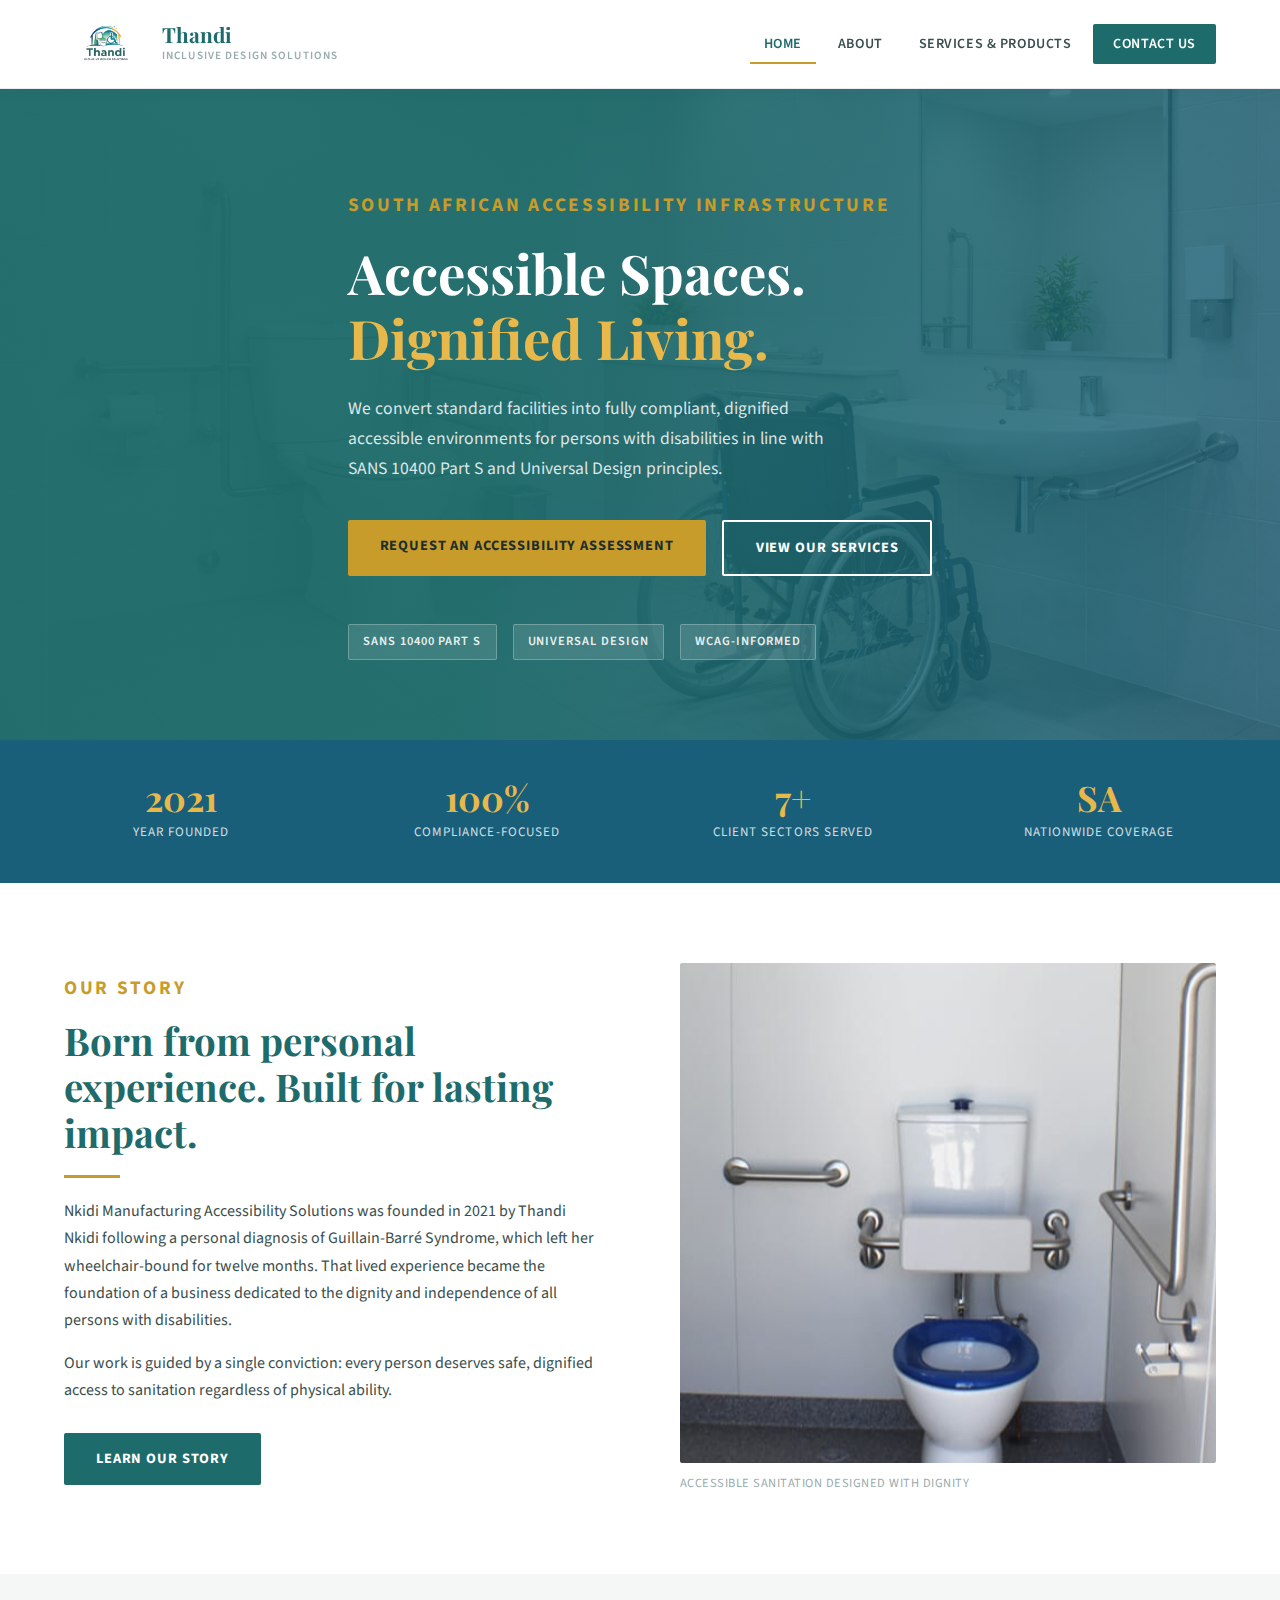
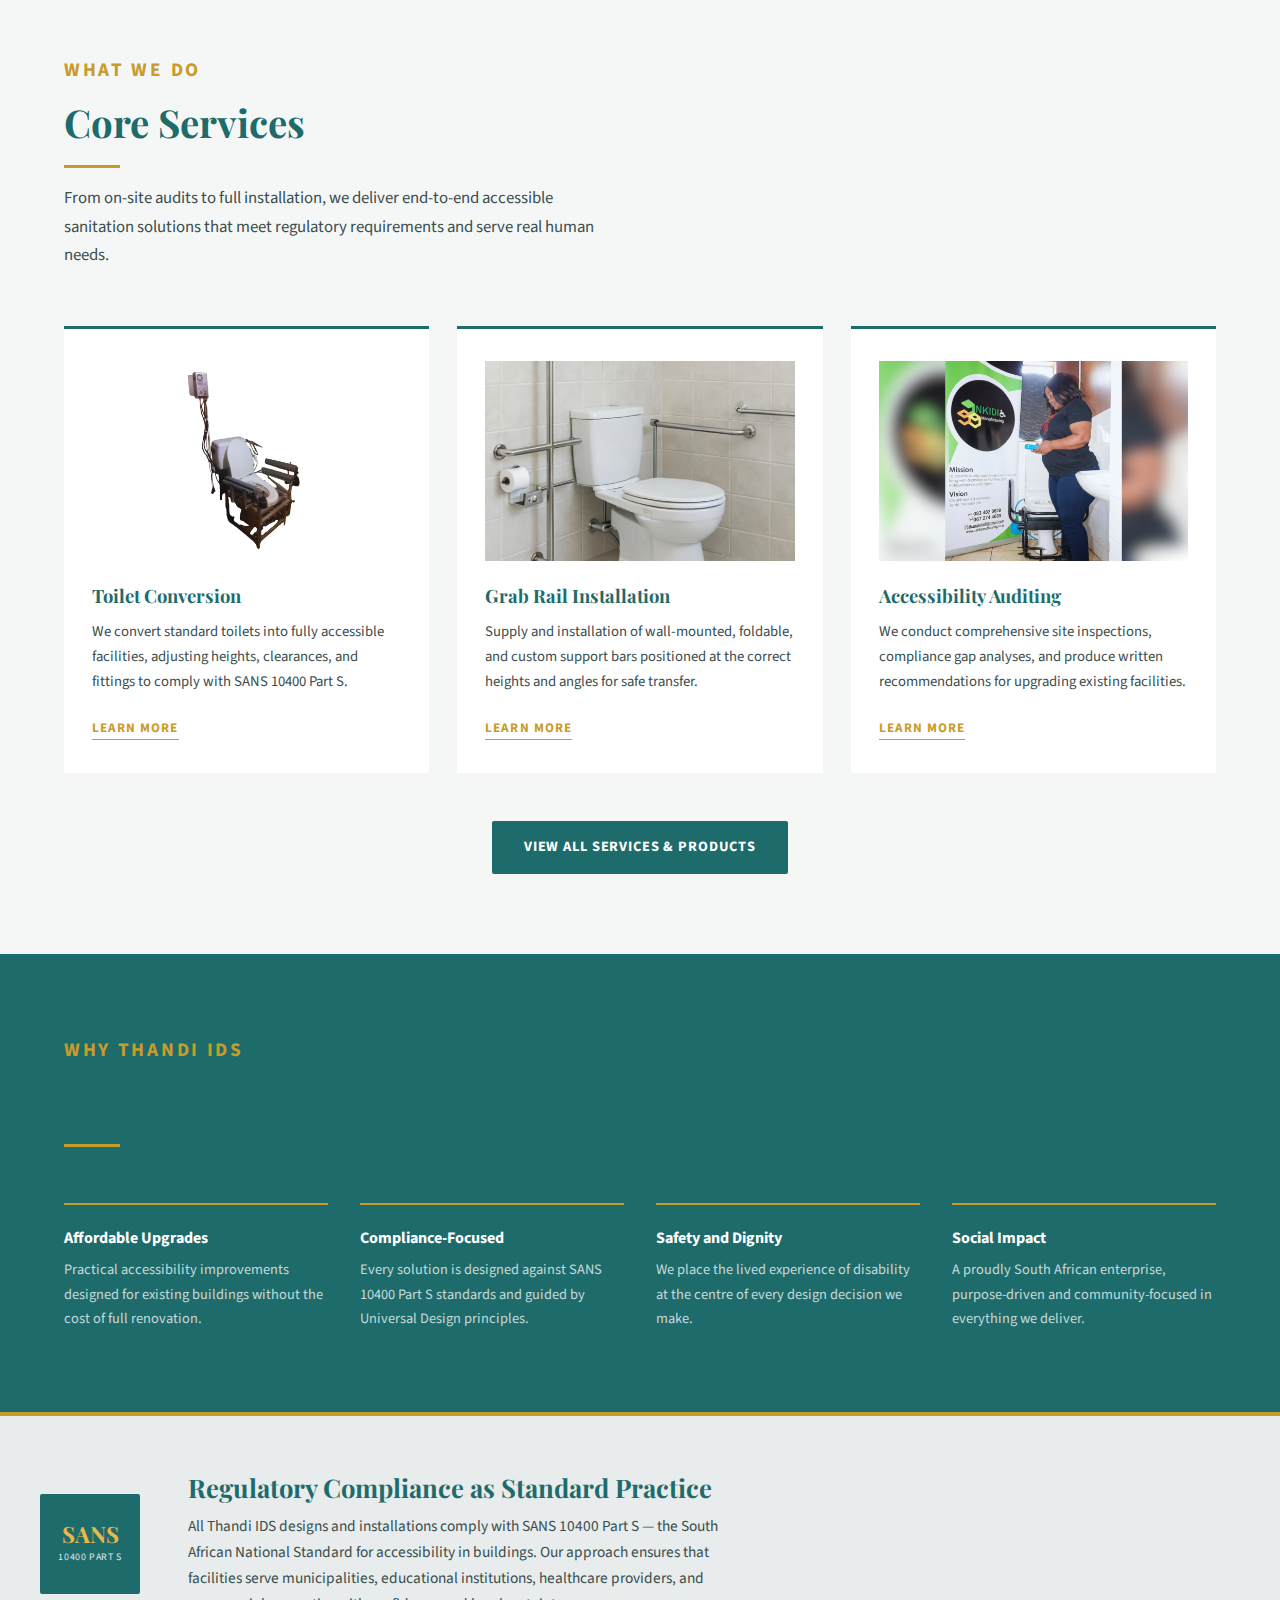
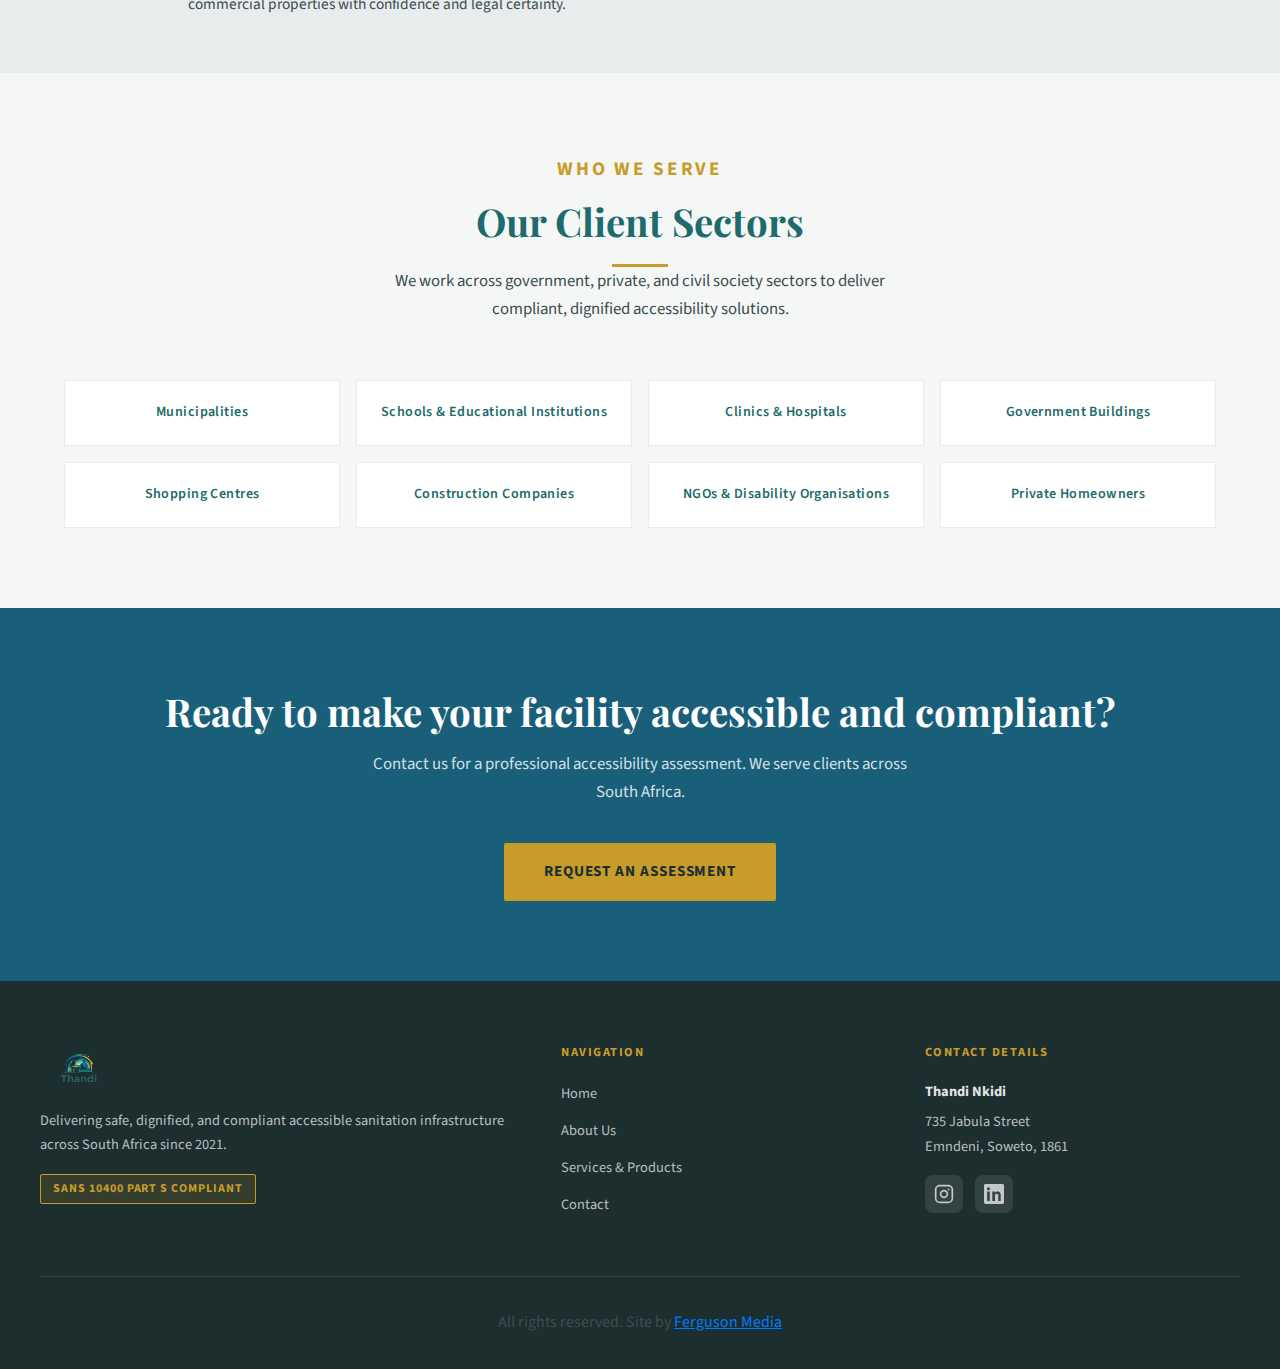
<file: index.html>
<!DOCTYPE html>
<html lang="en">
<head>
  <meta charset="UTF-8" />
  <meta name="viewport" content="width=device-width, initial-scale=1.0" />
  <title>Thandi Inclusive Design Solutions Accessible Sanitation Infrastructure</title>
  <meta name="description" content="Thandi Inclusive Design Solutions delivers SANS 10400 Part S compliant accessible toilet solutions and disability-support infrastructure across South Africa." />
  <meta name="google-site-verification" content="LnX2tyBSzlxHDc30ZW2pRmvnLoNatXnPsQQQEIsciWk" />
  <link rel="preconnect" href="https://fonts.googleapis.com" />
  <link rel="preconnect" href="https://fonts.gstatic.com" crossorigin />
  <link href="https://fonts.googleapis.com/css2?family=Playfair+Display:wght@400;600;700&family=Source+Sans+3:wght@400;600;700&display=swap" rel="stylesheet" />
  <link rel="stylesheet" href="styles.css" />
  <!-- Structured Data -->
  <script type="application/ld+json">
  {
    "@context": "https://schema.org",
    "@type": "Organization",
    "name": "Thandi Inclusive Design Solutions",
    "url": "https://thandiinclusivedesign.co.za",
    "logo": "https://thandiinclusivedesign.co.za/logo.png",
    "telephone": "+27834020629",
    "address": {
      "@type": "PostalAddress",
      "streetAddress": "735 Jabula Street, Emndeni",
      "addressLocality": "Soweto",
      "postalCode": "1861",
      "addressCountry": "ZA"
    },
    "sameAs": [
      "https://www.instagram.com/nkidimanufacturing_sa/",
      "https://www.linkedin.com/in/thandi-nkidi-803b91128/"
    ]
  }
  </script>

  <script type="application/ld+json">
  {
    "@context": "https://schema.org",
    "@type": "WebSite",
    "name": "Thandi Inclusive Design Solutions",
    "url": "https://thandiinclusivedesign.co.za"
  }
  </script>
</head>
</head>
<body>

  <!-- ======= HEADER ======= -->
  <header class="site-header">
    <div class="header-inner">
      <a href="index.html" class="logo-area" aria-label="Thandi Inclusive Design Solutions — Home">
        <img src="logo.png" alt="Thandi Inclusive Design Solutions logo" class="logo-img" />
        <div class="logo-text">
          <span class="logo-name">Thandi</span>
          <span class="logo-tagline">Inclusive Design Solutions</span>
        </div>
      </a>
      <nav class="main-nav" aria-label="Main navigation">
        <button class="nav-toggle" id="navToggle" aria-label="Open navigation menu" aria-expanded="false">
          <span></span><span></span><span></span>
        </button>
        <ul id="navMenu">
          <li><a href="index.html" class="active">Home</a></li>
          <li><a href="about.html">About</a></li>
          <li><a href="services.html">Services &amp; Products</a></li>
          <li><a href="contact.html" class="nav-cta">Contact Us</a></li>
        </ul>
      </nav>
    </div>
  </header>

  <!-- ======= MOBILE SIDEBAR ======= -->
  <div class="sidebar-overlay" id="sidebarOverlay"></div>
  <aside class="mobile-sidebar" id="mobileSidebar" aria-label="Mobile navigation" aria-hidden="true">
    <div class="sidebar-header">
      <a href="index.html" class="logo-area">
        <img src="logo.png" alt="Thandi IDS logo" class="logo-img" />
        <div class="logo-text">
          <span class="logo-name">Thandi</span>
          <span class="logo-tagline">Inclusive Design Solutions</span>
        </div>
      </a>
      <button class="sidebar-close" id="sidebarClose" aria-label="Close navigation">
        <svg xmlns="http://www.w3.org/2000/svg" width="22" height="22" viewBox="0 0 24 24" fill="none" stroke="currentColor" stroke-width="2" stroke-linecap="round" stroke-linejoin="round"><line x1="18" y1="6" x2="6" y2="18"/><line x1="6" y1="6" x2="18" y2="18"/></svg>
      </button>
    </div>

    <nav class="sidebar-nav" aria-label="Sidebar navigation">
      <span class="sidebar-nav-label">Navigation</span>
      <ul>
        <li><a href="index.html" class="active">
          <svg xmlns="http://www.w3.org/2000/svg" width="16" height="16" viewBox="0 0 24 24" fill="none" stroke="currentColor" stroke-width="2" stroke-linecap="round" stroke-linejoin="round"><path d="M3 9l9-7 9 7v11a2 2 0 0 1-2 2H5a2 2 0 0 1-2-2z"/><polyline points="9 22 9 12 15 12 15 22"/></svg>
          Home
        </a></li>
        <li><a href="about.html">
          <svg xmlns="http://www.w3.org/2000/svg" width="16" height="16" viewBox="0 0 24 24" fill="none" stroke="currentColor" stroke-width="2" stroke-linecap="round" stroke-linejoin="round"><circle cx="12" cy="8" r="4"/><path d="M4 20c0-4 3.6-7 8-7s8 3 8 7"/></svg>
          About
        </a></li>
        <li><a href="services.html">
          <svg xmlns="http://www.w3.org/2000/svg" width="16" height="16" viewBox="0 0 24 24" fill="none" stroke="currentColor" stroke-width="2" stroke-linecap="round" stroke-linejoin="round"><rect x="2" y="7" width="20" height="14" rx="2"/><path d="M16 7V5a2 2 0 0 0-2-2h-4a2 2 0 0 0-2 2v2"/></svg>
          Services &amp; Products
        </a></li>
        <li><a href="contact.html" class="sidebar-cta-link">
          <svg xmlns="http://www.w3.org/2000/svg" width="16" height="16" viewBox="0 0 24 24" fill="none" stroke="currentColor" stroke-width="2" stroke-linecap="round" stroke-linejoin="round"><path d="M22 16.92V19a2 2 0 0 1-2.18 2A19.79 19.79 0 0 1 3 5.18 2 2 0 0 1 5 3h2.09a2 2 0 0 1 2 1.72c.13.96.37 1.9.72 2.81a2 2 0 0 1-.45 2.11L8.09 10.91A16 16 0 0 0 13.09 15.91l1.27-1.27a2 2 0 0 1 2.11-.45c.91.35 1.85.59 2.81.72A2 2 0 0 1 21.28 17Z"/></svg>
          Contact Us
        </a></li>
      </ul>
    </nav>

    <div class="sidebar-compliance">
      <span class="sidebar-badge-label">Compliance Standard</span>
      <span class="sidebar-badge-value">SANS 10400 Part S</span>
    </div>

    <div class="sidebar-contact">
      <span class="sidebar-nav-label">Contact</span>
      <div class="sidebar-contact-item">
        <svg xmlns="http://www.w3.org/2000/svg" width="14" height="14" viewBox="0 0 24 24" fill="none" stroke="currentColor" stroke-width="2" stroke-linecap="round" stroke-linejoin="round"><path d="M22 16.92V19a2 2 0 0 1-2.18 2A19.79 19.79 0 0 1 3 5.18 2 2 0 0 1 5 3h2.09a2 2 0 0 1 2 1.72c.13.96.37 1.9.72 2.81a2 2 0 0 1-.45 2.11L8.09 10.91A16 16 0 0 0 13.09 15.91l1.27-1.27a2 2 0 0 1 2.11-.45c.91.35 1.85.59 2.81.72A2 2 0 0 1 21.28 17Z"/></svg>
        <a href="tel:0834020629">083 402 0629</a>
      </div>

      <div class="sidebar-contact-item">
        <svg xmlns="http://www.w3.org/2000/svg" width="14" height="14" viewBox="0 0 24 24" fill="none" stroke="currentColor" stroke-width="2" stroke-linecap="round" stroke-linejoin="round"><path d="M21 10c0 7-9 13-9 13s-9-6-9-13a9 9 0 0 1 18 0z"/><circle cx="12" cy="10" r="3"/></svg>
        <p>735 Jabula Street, Emndeni, Soweto, 1861</p>
      </div>
      <div class="sidebar-socials">
        <a href="https://www.instagram.com/nkidimanufacturing_sa/" target="_blank" aria-label="Instagram">
          <svg xmlns="http://www.w3.org/2000/svg" width="18" height="18" viewBox="0 0 24 24" fill="none" stroke="currentColor" stroke-width="2" stroke-linecap="round" stroke-linejoin="round"><rect x="2" y="2" width="20" height="20" rx="5" ry="5"/><circle cx="12" cy="12" r="4"/><circle cx="17.5" cy="6.5" r="1" fill="currentColor" stroke="none"/></svg>
        </a>
        <a href="https://www.linkedin.com/in/thandi-nkidi-803b91128/?originalSubdomain=za" target="_blank" aria-label="LinkedIn">
          <svg xmlns="http://www.w3.org/2000/svg" width="18" height="18" viewBox="0 0 24 24" fill="currentColor"><path d="M20.447 20.452H17.21v-5.569c0-1.328-.024-3.037-1.852-3.037-1.853 0-2.136 1.445-2.136 2.939v5.667H9.984V9h3.102v1.561h.044c.432-.818 1.487-1.681 3.059-1.681 3.27 0 3.874 2.152 3.874 4.949v6.623zM5.337 7.433a1.8 1.8 0 1 1 0-3.6 1.8 1.8 0 0 1 0 3.6zm1.557 13.019H3.779V9h3.115v11.452zM22.225 0H1.771C.792 0 0 .774 0 1.729v20.542C0 23.226.792 24 1.771 24h20.451C23.2 24 24 23.226 24 22.271V1.729C24 .774 23.2 0 22.222 0h.003z"/></svg>
        </a>
      </div>
    </div>
  </aside>

  <main>

    <!-- ======= HERO ======= -->
    <section class="hero" aria-labelledby="hero-heading">
      <img src="hero.png" alt="Accessible bathroom facility with grab rails and wide clearances" class="hero-bg" />
      <div class="hero-overlay"></div>
      <div class="hero-inner">
        <span class="section-label">South African Accessibility Infrastructure</span>
        <h1 id="hero-heading">Accessible Spaces.<br /><em>Dignified Living.</em></h1>
        <p>We convert standard facilities into fully compliant, dignified accessible environments for persons with disabilities in line with SANS 10400 Part S and Universal Design principles.</p>
        <div class="hero-actions">
          <a href="contact.html" class="btn btn--primary">Request an Accessibility Assessment</a>
          <a href="services.html" class="btn btn--outline">View Our Services</a>
        </div>
        <div class="hero-compliance">
          <span class="compliance-tag">SANS 10400 Part S</span>
          <span class="compliance-tag">Universal Design</span>
          <span class="compliance-tag">WCAG-Informed</span>
        </div>
      </div>
    </section>

    <!-- ======= STATS BAR ======= -->
    <section class="stats-bar" aria-label="Company statistics">
      <div class="stats-inner">
        <div class="stat-item">
          <span class="stat-number">2021</span>
          <span class="stat-label">Year Founded</span>
        </div>
        <div class="stat-item">
          <span class="stat-number">100%</span>
          <span class="stat-label">Compliance-Focused</span>
        </div>
        <div class="stat-item">
          <span class="stat-number">7+</span>
          <span class="stat-label">Client Sectors Served</span>
        </div>
        <div class="stat-item">
          <span class="stat-number">SA</span>
          <span class="stat-label">Nationwide Coverage</span>
        </div>
      </div>
    </section>

    <!-- ======= ABOUT PREVIEW ======= -->
    <section class="about-preview section" aria-labelledby="about-preview-heading">
      <div class="two-col container">
        <div class="col-content">
          <span class="section-label">Our Story</span>
          <h2 id="about-preview-heading">Born from personal experience. Built for lasting impact.</h2>
          <div class="divider"></div>
          <p style="margin-top: 20px;">Nkidi Manufacturing Accessibility Solutions was founded in 2021 by Thandi Nkidi following a personal diagnosis of Guillain-Barré Syndrome, which left her wheelchair-bound for twelve months. That lived experience became the foundation of a business dedicated to the dignity and independence of all persons with disabilities.</p>
          <p>Our work is guided by a single conviction: every person deserves safe, dignified access to sanitation regardless of physical ability.</p>
          <a href="about.html" class="btn btn--teal">Learn Our Story</a>
        </div>
        <div class="col-image">
          <img src="compliant-layout.jpg" alt="Accessible toilet facility showing compliant layout with grab rails and clear floor space" />
          <p class="image-caption">Accessible sanitation designed with dignity</p>
        </div>
      </div>
    </section>

    <!-- ======= SERVICES OVERVIEW ======= -->
    <section class="services-overview section section--alt" aria-labelledby="services-overview-heading">
      <div class="container">
        <div class="section-header">
          <span class="section-label">What We Do</span>
          <h2 id="services-overview-heading">Core Services</h2>
          <div class="divider"></div>
          <p>From on-site audits to full installation, we deliver end-to-end accessible sanitation solutions that meet regulatory requirements and serve real human needs.</p>
        </div>
        <div class="services-grid">
          <article class="service-card">
            <img src="service1.png" alt="Toilet conversion in progress showing before and after accessible fixture installation" />
            <h3>Toilet Conversion</h3>
            <p>We convert standard toilets into fully accessible facilities, adjusting heights, clearances, and fittings to comply with SANS 10400 Part S.</p>
            <a href="services.html#conversion" class="service-link">Learn More</a>
          </article>
          <article class="service-card">
            <img src="grabpng (1).png" alt="Stainless steel grab rails mounted beside an accessible toilet" />
            <h3>Grab Rail Installation</h3>
            <p>Supply and installation of wall-mounted, foldable, and custom support bars positioned at the correct heights and angles for safe transfer.</p>
            <a href="services.html#grabrails" class="service-link">Learn More</a>
          </article>
          <article class="service-card">
            <img src="service3.png" alt="Accessibility consultant measuring door width and turning radius in existing facility" />
            <h3>Accessibility Auditing</h3>
            <p>We conduct comprehensive site inspections, compliance gap analyses, and produce written recommendations for upgrading existing facilities.</p>
            <a href="services.html#audit" class="service-link">Learn More</a>
          </article>
        </div>
        <div style="text-align: center; margin-top: 48px;">
          <a href="services.html" class="btn btn--teal">View All Services &amp; Products</a>
        </div>
      </div>
    </section>

    <!-- ======= WHY CHOOSE US ======= -->
    <section class="why-us section" aria-labelledby="why-heading">
      <div style="max-width: 1200px; margin: 0 auto; padding: 0 24px;">
        <div class="section-header">
          <span class="section-label">Why Thandi IDS</span>
          <h2 id="why-heading">Value Proposition</h2>
          <div class="divider"></div>
        </div>
        <div class="why-grid">
          <div class="why-item">
            <h4>Affordable Upgrades</h4>
            <p>Practical accessibility improvements designed for existing buildings without the cost of full renovation.</p>
          </div>
          <div class="why-item">
            <h4>Compliance-Focused</h4>
            <p>Every solution is designed against SANS 10400 Part S standards and guided by Universal Design principles.</p>
          </div>
          <div class="why-item">
            <h4>Safety and Dignity</h4>
            <p>We place the lived experience of disability at the centre of every design decision we make.</p>
          </div>
          <div class="why-item">
            <h4>Social Impact</h4>
            <p>A proudly South African enterprise, purpose-driven and community-focused in everything we deliver.</p>
          </div>
        </div>
      </div>
    </section>

    <!-- ======= COMPLIANCE STATEMENT ======= -->
    <section class="compliance-section" aria-labelledby="compliance-heading">
      <div class="compliance-inner">
        <div class="compliance-badge-large" aria-hidden="true">
          <span class="badge-main">SANS</span>
          <span class="badge-sub">10400 Part S</span>
        </div>
        <div class="compliance-text">
          <h3 id="compliance-heading">Regulatory Compliance as Standard Practice</h3>
          <p>All Thandi IDS designs and installations comply with SANS 10400 Part S — the South African National Standard for accessibility in buildings. Our approach ensures that facilities serve municipalities, educational institutions, healthcare providers, and commercial properties with confidence and legal certainty.</p>
        </div>
      </div>
    </section>

    <!-- ======= TARGET CLIENTS ======= -->
    <section class="clients-section section" aria-labelledby="clients-heading">
      <div class="container text-center">
        <div class="section-header">
          <span class="section-label">Who We Serve</span>
          <h2 id="clients-heading">Our Client Sectors</h2>
          <div class="divider divider--center"></div>
          <p>We work across government, private, and civil society sectors to deliver compliant, dignified accessibility solutions.</p>
        </div>
        <div class="clients-grid">
          <div class="client-tag">Municipalities</div>
          <div class="client-tag">Schools &amp; Educational Institutions</div>
          <div class="client-tag">Clinics &amp; Hospitals</div>
          <div class="client-tag">Government Buildings</div>
          <div class="client-tag">Shopping Centres</div>
          <div class="client-tag">Construction Companies</div>
          <div class="client-tag">NGOs &amp; Disability Organisations</div>
          <div class="client-tag">Private Homeowners</div>
        </div>
      </div>
    </section>

    <!-- ======= FINAL CTA ======= -->
    <section class="final-cta" aria-labelledby="cta-heading">
      <h2 id="cta-heading">Ready to make your facility accessible and compliant?</h2>
      <p>Contact us for a professional accessibility assessment. We serve clients across South Africa.</p>
      <a href="contact.html" class="btn btn--primary">Request an Assessment</a>
    </section>

  </main>

  <!-- ======= FOOTER ======= -->
  <footer class="site-footer">
    <div class="footer-inner">
      <div class="footer-brand">
        <img src="logo.png" alt="Thandi Inclusive Design Solutions" class="footer-logo-img" />
        <p>Delivering safe, dignified, and compliant accessible sanitation infrastructure across South Africa since 2021.</p>
        <span class="compliance-badge" style="margin-top: 16px; display: inline-block;">SANS 10400 Part S Compliant</span>
      </div>
      <div class="footer-col">
        <h4>Navigation</h4>
        <ul>
          <li><a href="index.html">Home</a></li>
          <li><a href="about.html">About Us</a></li>
          <li><a href="services.html">Services &amp; Products</a></li>
          <li><a href="contact.html">Contact</a></li>
        </ul>
      </div>
      <div class="footer-col footer-contact">
        <h4>Contact Details</h4>
        <p><strong style="color: rgba(255,255,255,0.9);">Thandi Nkidi</strong></p>
        <p>735 Jabula Street<br />Emndeni, Soweto, 1861</p>
        <div class="footer-socials">
          <a href="https://www.instagram.com/nkidimanufacturing_sa/" target="_blank" aria-label="Instagram">
            <svg xmlns="http://www.w3.org/2000/svg" width="20" height="20" viewBox="0 0 24 24" fill="none" stroke="currentColor" stroke-width="2" stroke-linecap="round" stroke-linejoin="round"><rect x="2" y="2" width="20" height="20" rx="5" ry="5"/><circle cx="12" cy="12" r="4"/><circle cx="17.5" cy="6.5" r="1" fill="currentColor" stroke="none"/></svg>
          </a>
          <a href="https://www.linkedin.com/in/thandi-nkidi-803b91128/?originalSubdomain=za" target="_blank" aria-label="LinkedIn">
            <svg xmlns="http://www.w3.org/2000/svg" width="20" height="20" viewBox="0 0 24 24" fill="currentColor"><path d="M20.447 20.452H17.21v-5.569c0-1.328-.024-3.037-1.852-3.037-1.853 0-2.136 1.445-2.136 2.939v5.667H9.984V9h3.102v1.561h.044c.432-.818 1.487-1.681 3.059-1.681 3.27 0 3.874 2.152 3.874 4.949v6.623zM5.337 7.433a1.8 1.8 0 1 1 0-3.6 1.8 1.8 0 0 1 0 3.6zm1.557 13.019H3.779V9h3.115v11.452zM22.225 0H1.771C.792 0 0 .774 0 1.729v20.542C0 23.226.792 24 1.771 24h20.451C23.2 24 24 23.226 24 22.271V1.729C24 .774 23.2 0 22.222 0h.003z"/></svg>
          </a>
        </div>
      </div>
    </div>
    <div class="footer-bottom">
      <p>All rights reserved. Site by <a href="https://fergusonmedia.co.za" target="_blank" style="color:#007bff;text-decoration:underline;">Ferguson Media</a></p>
    </div>
  </footer>

  <script src="sidebar.js"></script>
</body>
</html>
</file>
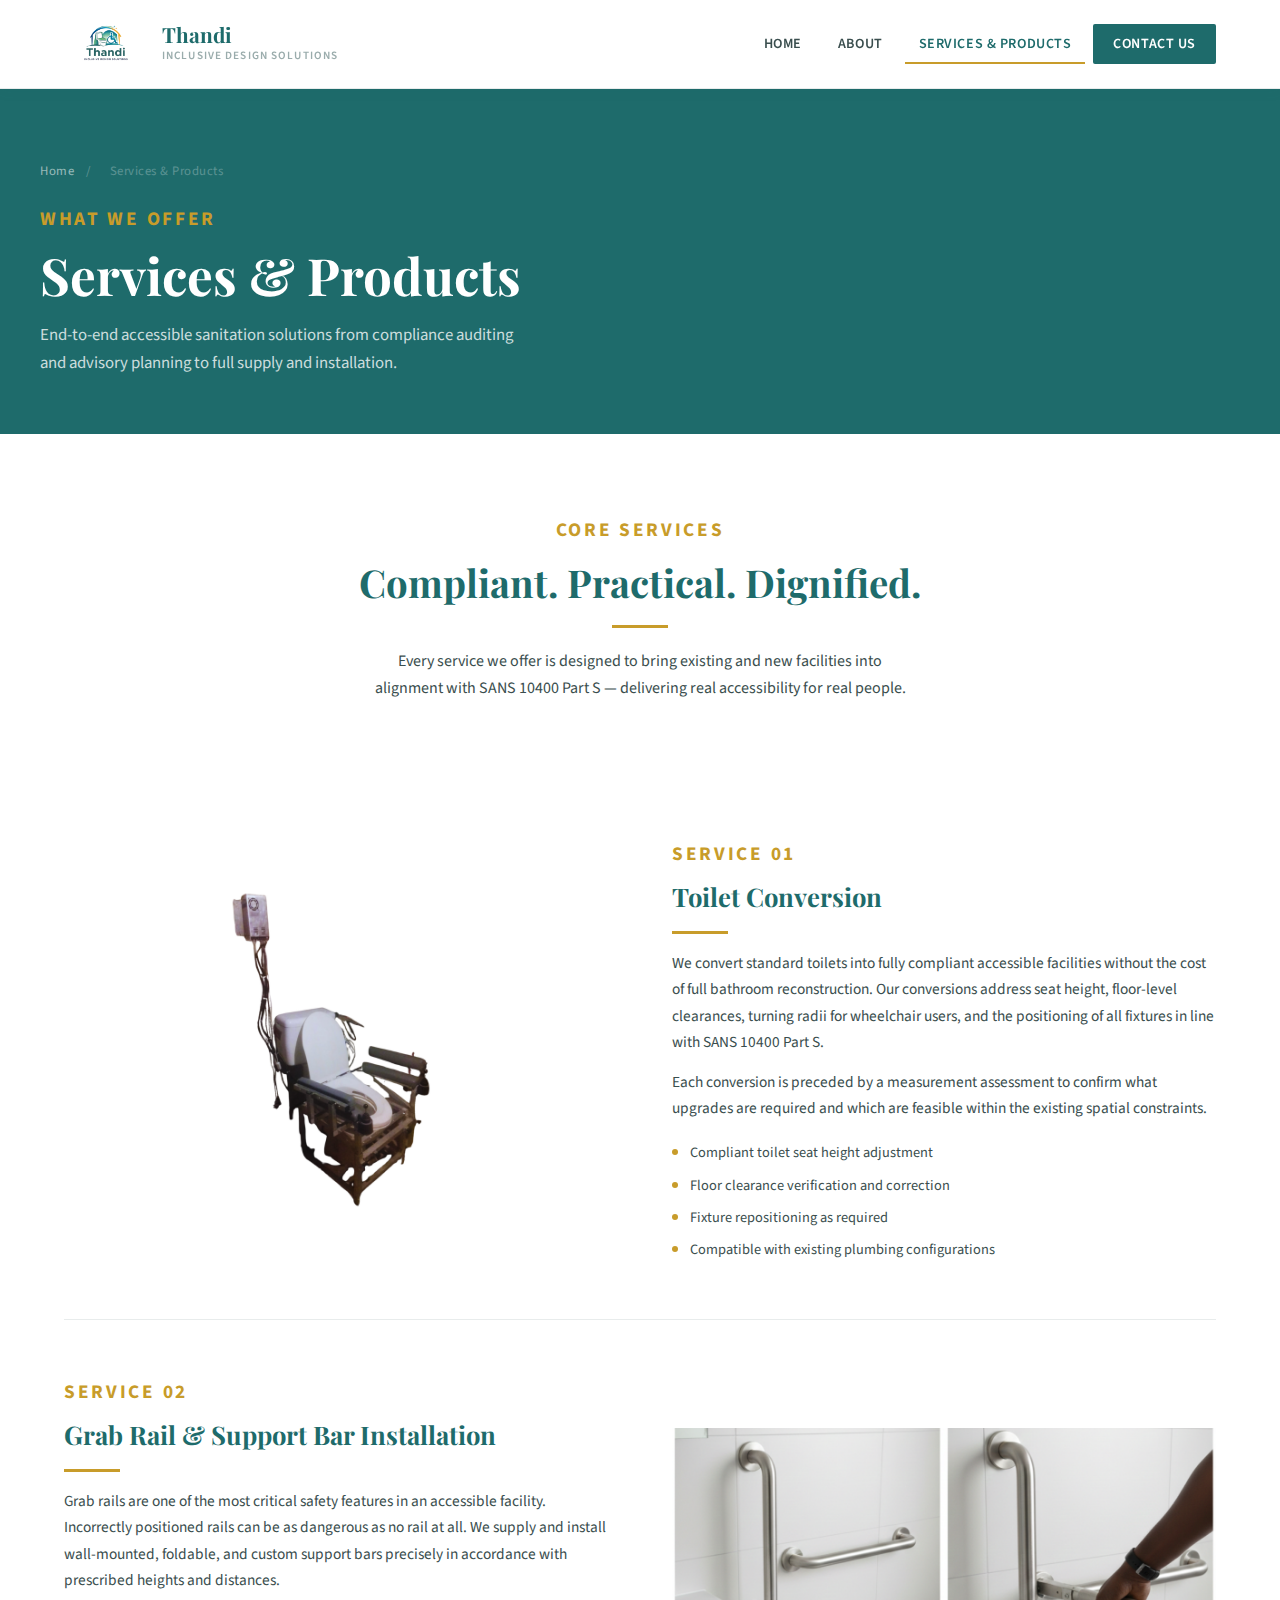
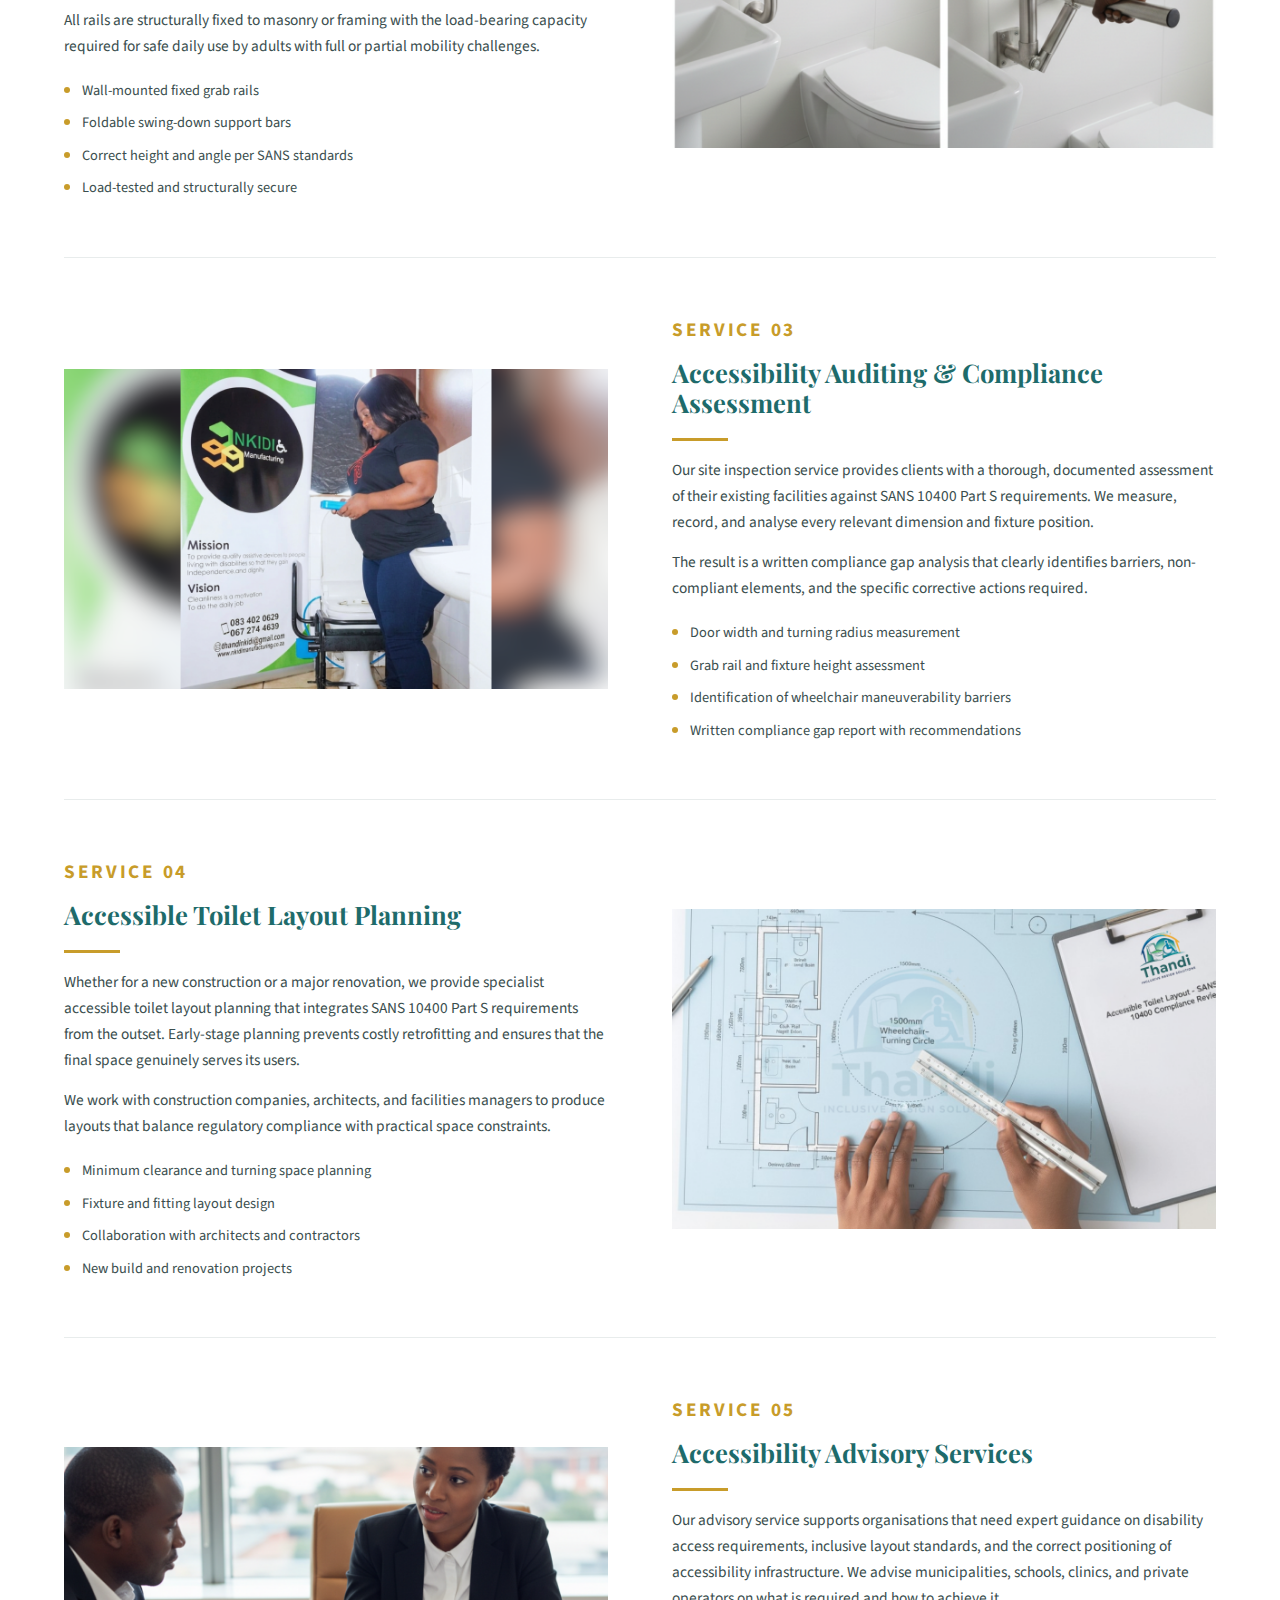
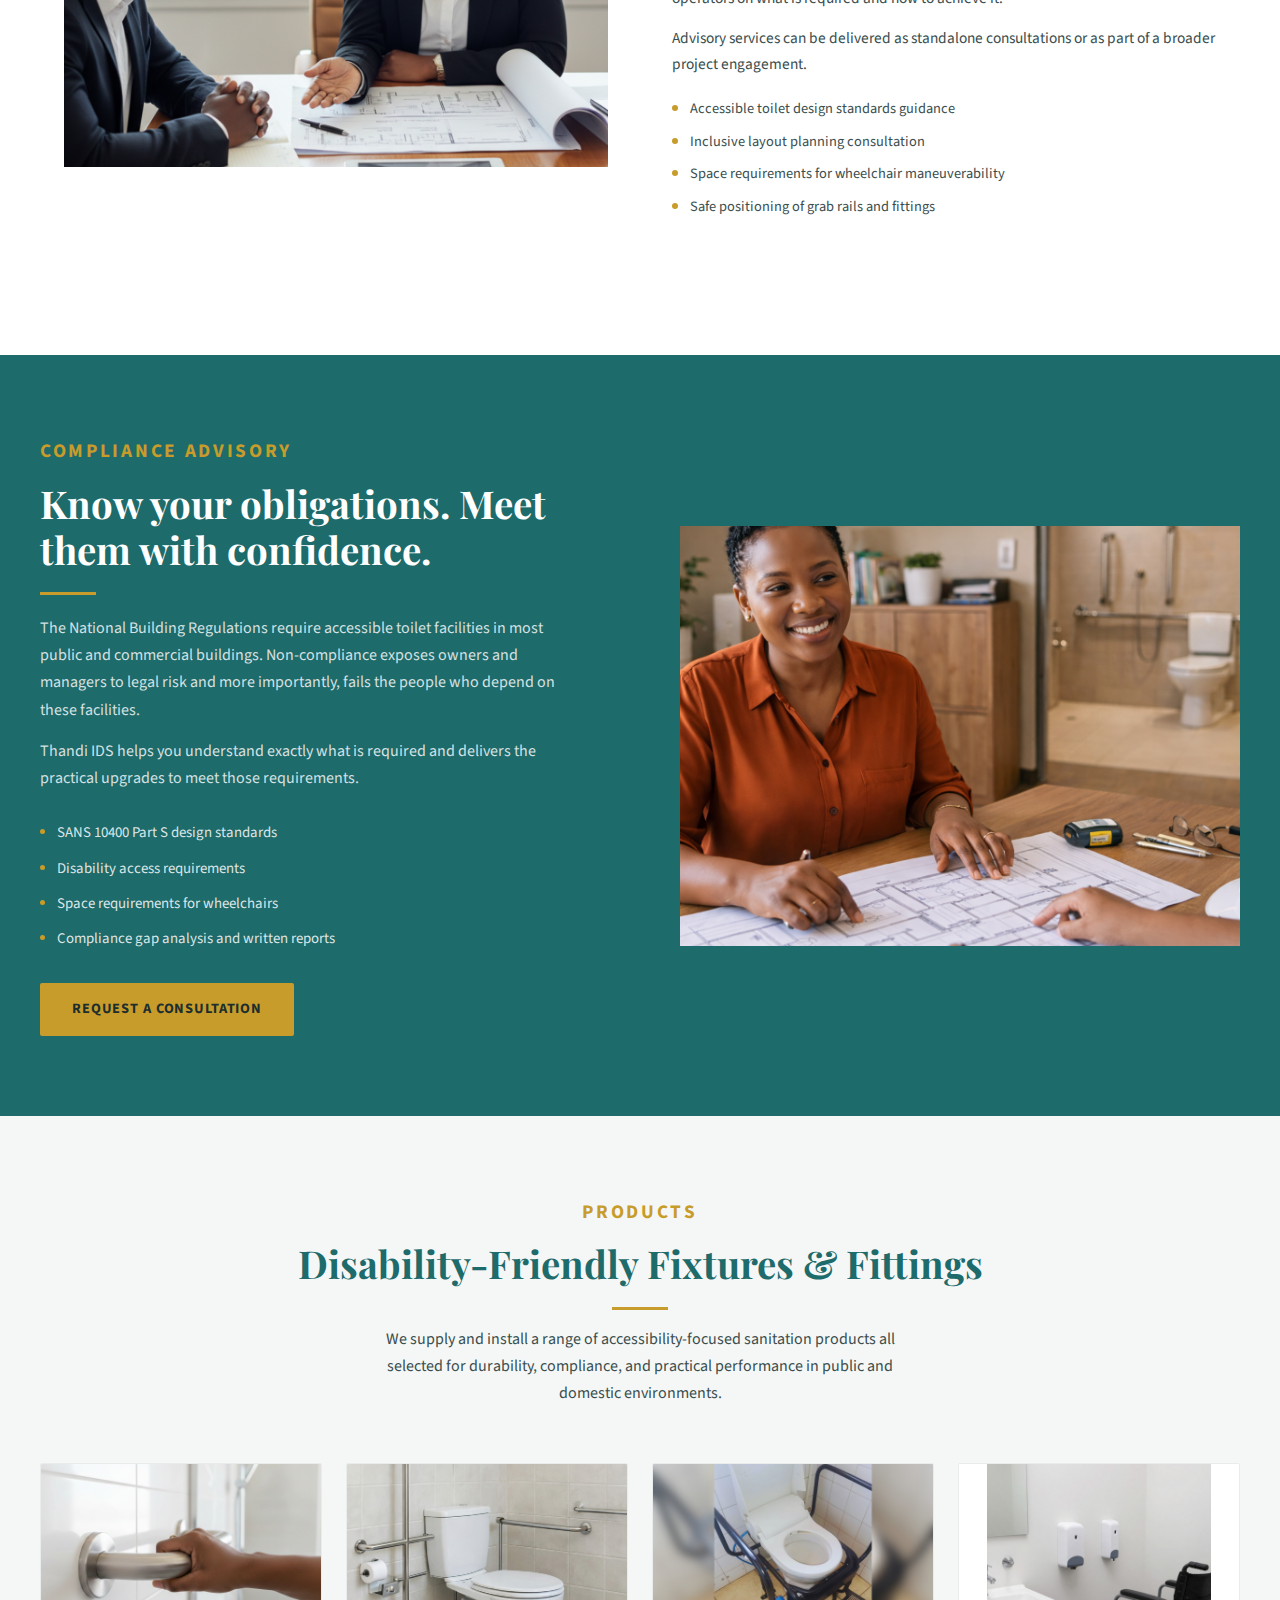
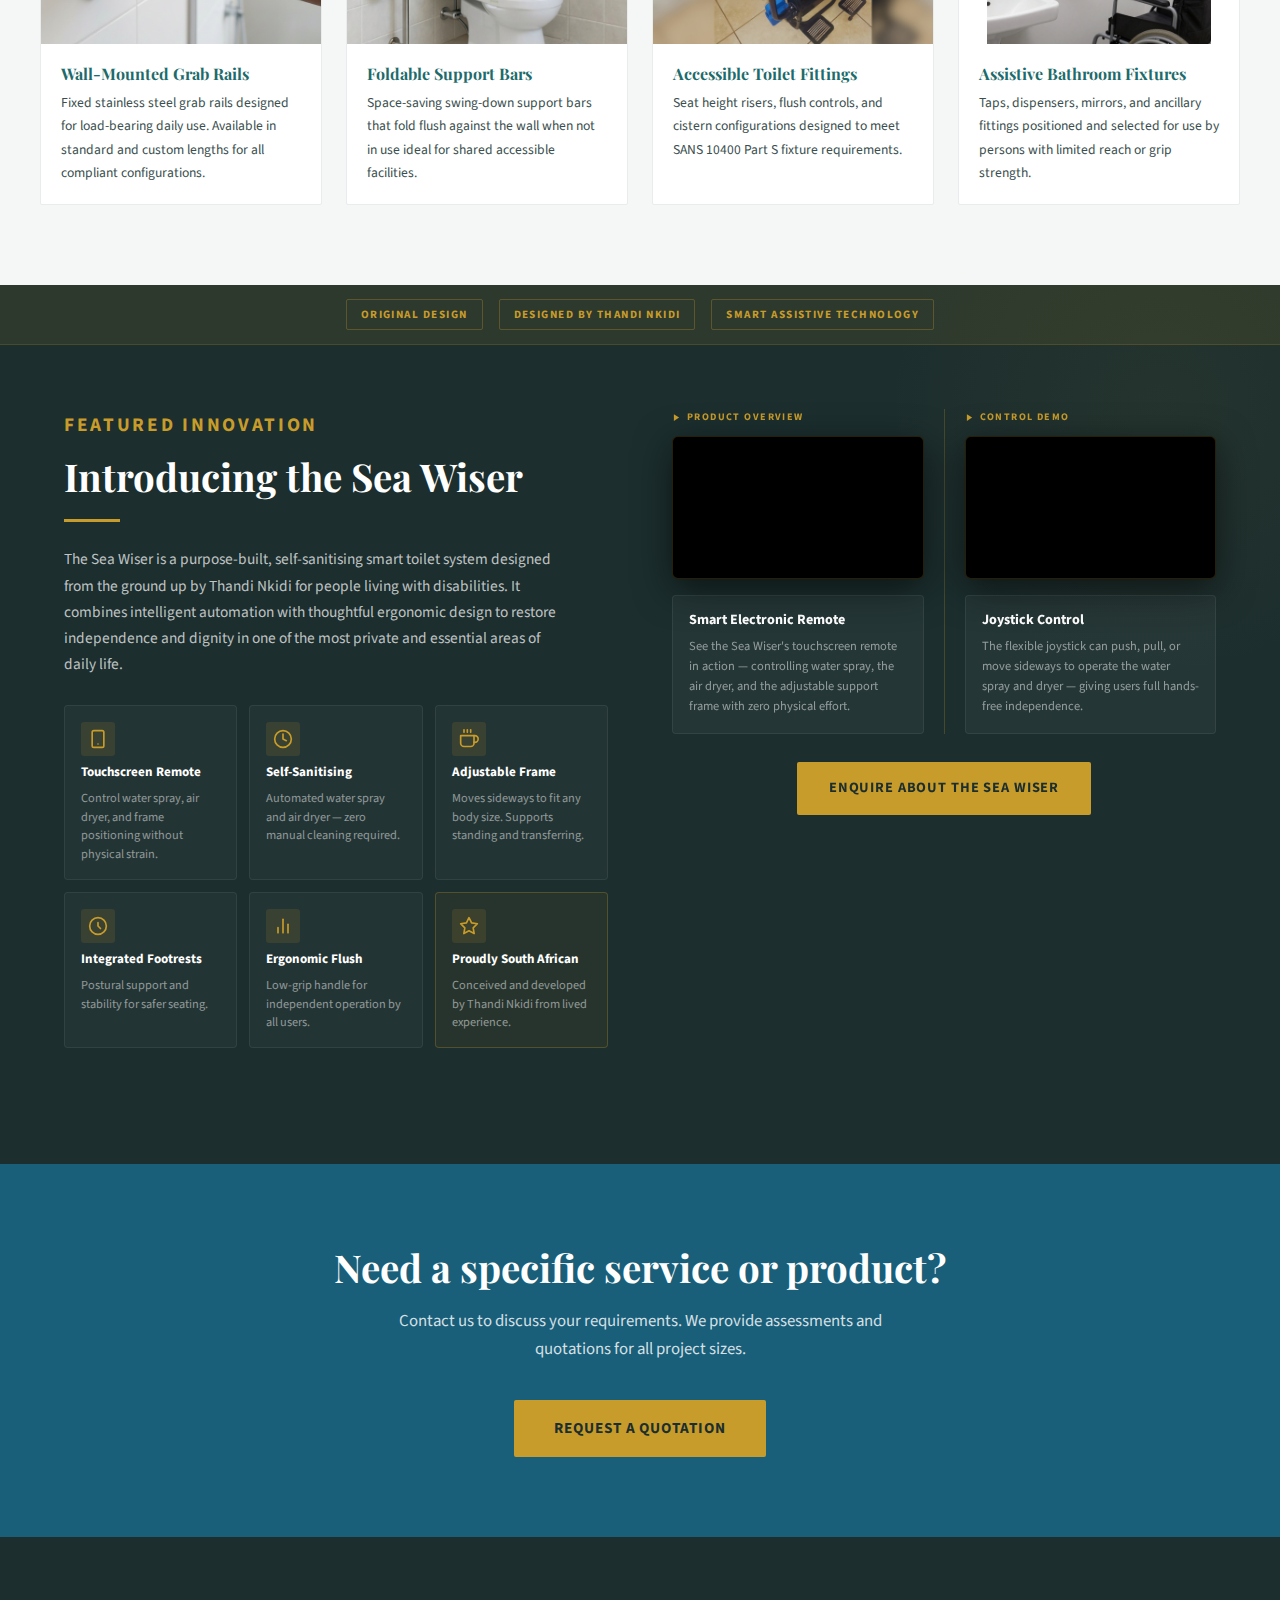
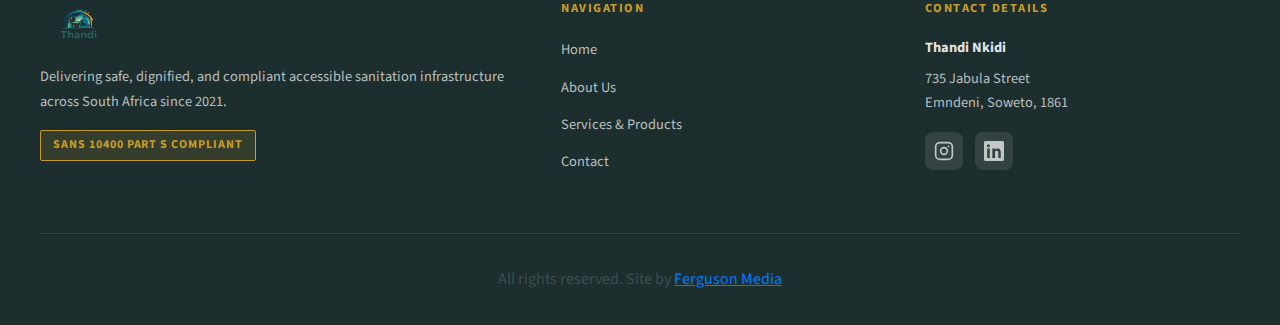
<file: services.html>
<!DOCTYPE html>
<html lang="en">
<head>
  <meta charset="UTF-8" />
  <meta name="viewport" content="width=device-width, initial-scale=1.0" />
  <title>Services &amp; Products — Thandi Inclusive Design Solutions</title>
  <meta name="description" content="Accessible toilet conversions, grab rail installation, compliance audits, advisory services, and disability-friendly sanitation products — Thandi IDS." />
  <link rel="preconnect" href="https://fonts.googleapis.com" />
  <link rel="preconnect" href="https://fonts.gstatic.com" crossorigin />
  <link href="https://fonts.googleapis.com/css2?family=Playfair+Display:wght@400;600;700&family=Source+Sans+3:wght@400;600;700&display=swap" rel="stylesheet" />
  <link rel="stylesheet" href="styles.css" />
</head>
<body>

  <!-- ======= HEADER ======= -->
  <header class="site-header">
    <div class="header-inner">
      <a href="index.html" class="logo-area" aria-label="Thandi Inclusive Design Solutions — Home">
        <img src="logo.png" alt="Thandi Inclusive Design Solutions logo" class="logo-img" />
        <div class="logo-text">
          <span class="logo-name">Thandi</span>
          <span class="logo-tagline">Inclusive Design Solutions</span>
        </div>
      </a>
      <nav class="main-nav" aria-label="Main navigation">
        <button class="nav-toggle" id="navToggle" aria-label="Open navigation menu" aria-expanded="false">
          <span></span><span></span><span></span>
        </button>
        <ul id="navMenu">
          <li><a href="index.html">Home</a></li>
          <li><a href="about.html">About</a></li>
          <li><a href="services.html" class="active">Services &amp; Products</a></li>
          <li><a href="contact.html" class="nav-cta">Contact Us</a></li>
        </ul>
      </nav>
    </div>
  </header>

  <!-- ======= MOBILE SIDEBAR ======= -->
  <div class="sidebar-overlay" id="sidebarOverlay"></div>
  <aside class="mobile-sidebar" id="mobileSidebar" aria-label="Mobile navigation" aria-hidden="true">
    <div class="sidebar-header">
      <a href="index.html" class="logo-area">
        <img src="logo.png" alt="Thandi IDS logo" class="logo-img" />
        <div class="logo-text">
          <span class="logo-name">Thandi</span>
          <span class="logo-tagline">Inclusive Design Solutions</span>
        </div>
      </a>
      <button class="sidebar-close" id="sidebarClose" aria-label="Close navigation">
        <svg xmlns="http://www.w3.org/2000/svg" width="22" height="22" viewBox="0 0 24 24" fill="none" stroke="currentColor" stroke-width="2" stroke-linecap="round" stroke-linejoin="round"><line x1="18" y1="6" x2="6" y2="18"/><line x1="6" y1="6" x2="18" y2="18"/></svg>
      </button>
    </div>
    <nav class="sidebar-nav" aria-label="Sidebar navigation">
      <span class="sidebar-nav-label">Navigation</span>
      <ul>
        <li><a href="index.html">
          <svg xmlns="http://www.w3.org/2000/svg" width="16" height="16" viewBox="0 0 24 24" fill="none" stroke="currentColor" stroke-width="2" stroke-linecap="round" stroke-linejoin="round"><path d="M3 9l9-7 9 7v11a2 2 0 0 1-2 2H5a2 2 0 0 1-2-2z"/><polyline points="9 22 9 12 15 12 15 22"/></svg>Home</a></li>
        <li><a href="about.html">
          <svg xmlns="http://www.w3.org/2000/svg" width="16" height="16" viewBox="0 0 24 24" fill="none" stroke="currentColor" stroke-width="2" stroke-linecap="round" stroke-linejoin="round"><circle cx="12" cy="8" r="4"/><path d="M4 20c0-4 3.6-7 8-7s8 3 8 7"/></svg>About</a></li>
        <li><a href="services.html" class="active">
          <svg xmlns="http://www.w3.org/2000/svg" width="16" height="16" viewBox="0 0 24 24" fill="none" stroke="currentColor" stroke-width="2" stroke-linecap="round" stroke-linejoin="round"><rect x="2" y="7" width="20" height="14" rx="2"/><path d="M16 7V5a2 2 0 0 0-2-2h-4a2 2 0 0 0-2 2v2"/></svg>Services &amp; Products</a></li>
        <li><a href="contact.html" class="sidebar-cta-link">
          <svg xmlns="http://www.w3.org/2000/svg" width="16" height="16" viewBox="0 0 24 24" fill="none" stroke="currentColor" stroke-width="2" stroke-linecap="round" stroke-linejoin="round"><path d="M22 16.92V19a2 2 0 0 1-2.18 2A19.79 19.79 0 0 1 3 5.18 2 2 0 0 1 5 3h2.09a2 2 0 0 1 2 1.72c.13.96.37 1.9.72 2.81a2 2 0 0 1-.45 2.11L8.09 10.91A16 16 0 0 0 13.09 15.91l1.27-1.27a2 2 0 0 1 2.11-.45c.91.35 1.85.59 2.81.72A2 2 0 0 1 21.28 17Z"/></svg>Contact Us</a></li>
      </ul>
    </nav>
    <div class="sidebar-compliance">
      <span class="sidebar-badge-label">Compliance Standard</span>
      <span class="sidebar-badge-value">SANS 10400 Part S</span>
    </div>
    <div class="sidebar-contact">
      <span class="sidebar-nav-label">Contact</span>
      <div class="sidebar-contact-item">
        <svg xmlns="http://www.w3.org/2000/svg" width="14" height="14" viewBox="0 0 24 24" fill="none" stroke="currentColor" stroke-width="2" stroke-linecap="round" stroke-linejoin="round"><path d="M22 16.92V19a2 2 0 0 1-2.18 2A19.79 19.79 0 0 1 3 5.18 2 2 0 0 1 5 3h2.09a2 2 0 0 1 2 1.72c.13.96.37 1.9.72 2.81a2 2 0 0 1-.45 2.11L8.09 10.91A16 16 0 0 0 13.09 15.91l1.27-1.27a2 2 0 0 1 2.11-.45c.91.35 1.85.59 2.81.72A2 2 0 0 1 21.28 17Z"/></svg>
        <a href="tel:0834020629">083 402 0629</a>
      </div>
      <div class="sidebar-contact-item">
        <svg xmlns="http://www.w3.org/2000/svg" width="14" height="14" viewBox="0 0 24 24" fill="none" stroke="currentColor" stroke-width="2" stroke-linecap="round" stroke-linejoin="round"><path d="M21 10c0 7-9 13-9 13s-9-6-9-13a9 9 0 0 1 18 0z"/><circle cx="12" cy="10" r="3"/></svg>
        <p>735 Jabula Street, Emndeni, Soweto, 1861</p>
      </div>
      <div class="sidebar-socials">
        <a href="https://www.instagram.com/nkidimanufacturing_sa/" target="_blank" aria-label="Instagram">
          <svg xmlns="http://www.w3.org/2000/svg" width="18" height="18" viewBox="0 0 24 24" fill="none" stroke="currentColor" stroke-width="2" stroke-linecap="round" stroke-linejoin="round"><rect x="2" y="2" width="20" height="20" rx="5" ry="5"/><circle cx="12" cy="12" r="4"/><circle cx="17.5" cy="6.5" r="1" fill="currentColor" stroke="none"/></svg>
        </a>
        <a href="https://www.linkedin.com/in/thandi-nkidi-803b91128/?originalSubdomain=za" target="_blank" aria-label="LinkedIn">
          <svg xmlns="http://www.w3.org/2000/svg" width="18" height="18" viewBox="0 0 24 24" fill="currentColor"><path d="M20.447 20.452H17.21v-5.569c0-1.328-.024-3.037-1.852-3.037-1.853 0-2.136 1.445-2.136 2.939v5.667H9.984V9h3.102v1.561h.044c.432-.818 1.487-1.681 3.059-1.681 3.27 0 3.874 2.152 3.874 4.949v6.623zM5.337 7.433a1.8 1.8 0 1 1 0-3.6 1.8 1.8 0 0 1 0 3.6zm1.557 13.019H3.779V9h3.115v11.452zM22.225 0H1.771C.792 0 0 .774 0 1.729v20.542C0 23.226.792 24 1.771 24h20.451C23.2 24 24 23.226 24 22.271V1.729C24 .774 23.2 0 22.222 0h.003z"/></svg>
        </a>
      </div>
    </div>
  </aside>

  <main>

    <!-- ======= PAGE HERO ======= -->
    <section class="page-hero" aria-labelledby="services-page-heading">
      <div class="page-hero-inner">
        <nav aria-label="Breadcrumb" class="breadcrumb">
          <a href="index.html">Home</a>
          <span aria-hidden="true">/</span>
          <span aria-current="page">Services &amp; Products</span>
        </nav>
        <span class="section-label">What We Offer</span>
        <h1 id="services-page-heading">Services &amp; Products</h1>
        <p>End-to-end accessible sanitation solutions from compliance auditing and advisory planning to full supply and installation.</p>
      </div>
    </section>

    <!-- ======= SERVICES INTRO ======= -->
    <section class="section" style="padding-bottom: 0;" aria-label="Services introduction">
      <div class="container text-center">
        <span class="section-label">Core Services</span>
        <h2>Compliant. Practical. Dignified.</h2>
        <div class="divider divider--center"></div>
        <p style="margin: 20px auto 0;">Every service we offer is designed to bring existing and new facilities into alignment with SANS 10400 Part S — delivering real accessibility for real people.</p>
      </div>
    </section>

    <!-- ======= SERVICE ROWS ======= -->
    <section class="section services-list" aria-label="Our services">

      <article class="service-row" id="conversion" aria-labelledby="conversion-heading">
        <img src="service1.png" alt="Before and after of a standard toilet converted to an accessible facility" />
        <div class="service-info">
          <span class="section-label">Service 01</span>
          <h3 id="conversion-heading">Toilet Conversion</h3>
          <div class="divider"></div>
          <p style="margin-top: 16px;">We convert standard toilets into fully compliant accessible facilities without the cost of full bathroom reconstruction. Our conversions address seat height, floor-level clearances, turning radii for wheelchair users, and the positioning of all fixtures in line with SANS 10400 Part S.</p>
          <p>Each conversion is preceded by a measurement assessment to confirm what upgrades are required and which are feasible within the existing spatial constraints.</p>
          <div class="service-features">
            <div class="feature-point"><span class="feature-dot"></span> Compliant toilet seat height adjustment</div>
            <div class="feature-point"><span class="feature-dot"></span> Floor clearance verification and correction</div>
            <div class="feature-point"><span class="feature-dot"></span> Fixture repositioning as required</div>
            <div class="feature-point"><span class="feature-dot"></span> Compatible with existing plumbing configurations</div>
          </div>
        </div>
      </article>

      <article class="service-row reverse" id="grabrails" aria-labelledby="grabrails-heading">
        <div class="service-info">
          <span class="section-label">Service 02</span>
          <h3 id="grabrails-heading">Grab Rail &amp; Support Bar Installation</h3>
          <div class="divider"></div>
          <p style="margin-top: 16px;">Grab rails are one of the most critical safety features in an accessible facility. Incorrectly positioned rails can be as dangerous as no rail at all. We supply and install wall-mounted, foldable, and custom support bars precisely in accordance with prescribed heights and distances.</p>
          <p>All rails are structurally fixed to masonry or framing with the load-bearing capacity required for safe daily use by adults with full or partial mobility challenges.</p>
          <div class="service-features">
            <div class="feature-point"><span class="feature-dot"></span> Wall-mounted fixed grab rails</div>
            <div class="feature-point"><span class="feature-dot"></span> Foldable swing-down support bars</div>
            <div class="feature-point"><span class="feature-dot"></span> Correct height and angle per SANS standards</div>
            <div class="feature-point"><span class="feature-dot"></span> Load-tested and structurally secure</div>
          </div>
        </div>
        <img src="service2.png" alt="Foldable grab rail installed beside accessible toilet showing correct positioning" />
      </article>

      <article class="service-row" id="audit" aria-labelledby="audit-heading">
        <img src="service3.png" alt="Assessor measuring door clearance and turning radius in an existing facility" />
        <div class="service-info">
          <span class="section-label">Service 03</span>
          <h3 id="audit-heading">Accessibility Auditing &amp; Compliance Assessment</h3>
          <div class="divider"></div>
          <p style="margin-top: 16px;">Our site inspection service provides clients with a thorough, documented assessment of their existing facilities against SANS 10400 Part S requirements. We measure, record, and analyse every relevant dimension and fixture position.</p>
          <p>The result is a written compliance gap analysis that clearly identifies barriers, non-compliant elements, and the specific corrective actions required.</p>
          <div class="service-features">
            <div class="feature-point"><span class="feature-dot"></span> Door width and turning radius measurement</div>
            <div class="feature-point"><span class="feature-dot"></span> Grab rail and fixture height assessment</div>
            <div class="feature-point"><span class="feature-dot"></span> Identification of wheelchair maneuverability barriers</div>
            <div class="feature-point"><span class="feature-dot"></span> Written compliance gap report with recommendations</div>
          </div>
        </div>
      </article>

      <article class="service-row reverse" id="layout" aria-labelledby="layout-heading">
        <div class="service-info">
          <span class="section-label">Service 04</span>
          <h3 id="layout-heading">Accessible Toilet Layout Planning</h3>
          <div class="divider"></div>
          <p style="margin-top: 16px;">Whether for a new construction or a major renovation, we provide specialist accessible toilet layout planning that integrates SANS 10400 Part S requirements from the outset. Early-stage planning prevents costly retrofitting and ensures that the final space genuinely serves its users.</p>
          <p>We work with construction companies, architects, and facilities managers to produce layouts that balance regulatory compliance with practical space constraints.</p>
          <div class="service-features">
            <div class="feature-point"><span class="feature-dot"></span> Minimum clearance and turning space planning</div>
            <div class="feature-point"><span class="feature-dot"></span> Fixture and fitting layout design</div>
            <div class="feature-point"><span class="feature-dot"></span> Collaboration with architects and contractors</div>
            <div class="feature-point"><span class="feature-dot"></span> New build and renovation projects</div>
          </div>
        </div>
        <img src="service4.png" alt="Technical floor plan drawing of an accessible toilet layout" />
      </article>

      <article class="service-row" id="advisory" aria-labelledby="advisory2-heading">
        <img src="services5.png" alt="Consultant reviewing compliance documentation with client" />
        <div class="service-info">
          <span class="section-label">Service 05</span>
          <h3 id="advisory2-heading">Accessibility Advisory Services</h3>
          <div class="divider"></div>
          <p style="margin-top: 16px;">Our advisory service supports organisations that need expert guidance on disability access requirements, inclusive layout standards, and the correct positioning of accessibility infrastructure. We advise municipalities, schools, clinics, and private operators on what is required and how to achieve it.</p>
          <p>Advisory services can be delivered as standalone consultations or as part of a broader project engagement.</p>
          <div class="service-features">
            <div class="feature-point"><span class="feature-dot"></span> Accessible toilet design standards guidance</div>
            <div class="feature-point"><span class="feature-dot"></span> Inclusive layout planning consultation</div>
            <div class="feature-point"><span class="feature-dot"></span> Space requirements for wheelchair maneuverability</div>
            <div class="feature-point"><span class="feature-dot"></span> Safe positioning of grab rails and fittings</div>
          </div>
        </div>
      </article>

    </section>

    <!-- ======= ADVISORY HIGHLIGHT ======= -->
    <section class="advisory-section section" aria-labelledby="advisory-highlight-heading">
      <div class="advisory-inner">
        <div class="advisory-content">
          <span class="section-label">Compliance Advisory</span>
          <h2 id="advisory-highlight-heading">Know your obligations. Meet them with confidence.</h2>
          <div class="divider"></div>
          <p style="margin-top: 20px;">The National Building Regulations require accessible toilet facilities in most public and commercial buildings. Non-compliance exposes owners and managers to legal risk and more importantly, fails the people who depend on these facilities.</p>
          <p>Thandi IDS helps you understand exactly what is required and delivers the practical upgrades to meet those requirements.</p>
          <div class="advisory-points">
            <div class="advisory-point"><span class="point-marker"></span> SANS 10400 Part S design standards</div>
            <div class="advisory-point"><span class="point-marker"></span> Disability access requirements</div>
            <div class="advisory-point"><span class="point-marker"></span> Space requirements for wheelchairs</div>
            <div class="advisory-point"><span class="point-marker"></span> Compliance gap analysis and written reports</div>
          </div>
          <a href="contact.html" class="btn btn--primary" style="margin-top: 32px;">Request a Consultation</a>
        </div>
        <div class="advisory-image">
          <img src="services.png" alt="Compliance documentation and accessible design standards reference materials" />
        </div>
      </div>
    </section>

    <!-- ======= PRODUCTS ======= -->
    <section class="products-section" aria-labelledby="products-heading">
      <div class="container text-center">
        <span class="section-label">Products</span>
        <h2 id="products-heading">Disability-Friendly Fixtures &amp; Fittings</h2>
        <div class="divider divider--center"></div>
        <p style="margin: 16px auto 0;">We supply and install a range of accessibility-focused sanitation products all selected for durability, compliance, and practical performance in public and domestic environments.</p>
      </div>
      <div class="products-grid">
        <article class="product-card">
          <img src="grab.png" alt="Stainless steel wall-mounted grab rail with anti-slip grip surface" />
          <div class="product-card-body">
            <h4>Wall-Mounted Grab Rails</h4>
            <p>Fixed stainless steel grab rails designed for load-bearing daily use. Available in standard and custom lengths for all compliant configurations.</p>
          </div>
        </article>
        <article class="product-card">
          <img src="grabpng (1).png" alt="Foldable swing-down support bar beside accessible toilet" />
          <div class="product-card-body">
            <h4>Foldable Support Bars</h4>
            <p>Space-saving swing-down support bars that fold flush against the wall when not in use ideal for shared accessible facilities.</p>
          </div>
        </article>
        <article class="product-card">
          <img src="product3.png" alt="Accessible toilet fitting showing raised seat and flush control" />
          <div class="product-card-body">
            <h4>Accessible Toilet Fittings</h4>
            <p>Seat height risers, flush controls, and cistern configurations designed to meet SANS 10400 Part S fixture requirements.</p>
          </div>
        </article>
        <article class="product-card">
          <img src="product4.png" alt="Bathroom safety assistive fixtures including soap dispenser and mirror" />
          <div class="product-card-body">
            <h4>Assistive Bathroom Fixtures</h4>
            <p>Taps, dispensers, mirrors, and ancillary fittings positioned and selected for use by persons with limited reach or grip strength.</p>
          </div>
        </article>
      </div>
    </section>

    <!-- ======= SEA WISER — FEATURED INNOVATION ======= -->
    <section class="seawiser-section" id="seawiser" aria-labelledby="seawiser-heading">

      <div class="seawiser-badge-strip">
        <span class="sw-badge">Original Design</span>
        <span class="sw-badge">Designed by Thandi Nkidi</span>
        <span class="sw-badge">Smart Assistive Technology</span>
      </div>

      <div class="seawiser-inner">

        <!-- LEFT: text + features -->
        <div class="seawiser-content">
          <span class="section-label">Featured Innovation</span>
          <h2 id="seawiser-heading">Introducing the Sea Wiser</h2>
          <div class="divider"></div>

          <p style="margin-top: 24px;">The Sea Wiser is a purpose-built, self-sanitising smart toilet system designed from the ground up by Thandi Nkidi for people living with disabilities. It combines intelligent automation with thoughtful ergonomic design to restore independence and dignity in one of the most private and essential areas of daily life.</p>

          <div class="seawiser-features-grid">
            <div class="sw-feature">
              <div class="sw-feature-icon" aria-hidden="true">
                <svg xmlns="http://www.w3.org/2000/svg" width="20" height="20" viewBox="0 0 24 24" fill="none" stroke="currentColor" stroke-width="2" stroke-linecap="round" stroke-linejoin="round"><rect x="5" y="2" width="14" height="20" rx="2"/><line x1="12" y1="18" x2="12.01" y2="18"/></svg>
              </div>
              <h4>Touchscreen Remote</h4>
              <p>Control water spray, air dryer, and frame positioning without physical strain.</p>
            </div>
            <div class="sw-feature">
              <div class="sw-feature-icon" aria-hidden="true">
                <svg xmlns="http://www.w3.org/2000/svg" width="20" height="20" viewBox="0 0 24 24" fill="none" stroke="currentColor" stroke-width="2" stroke-linecap="round" stroke-linejoin="round"><path d="M12 2C6.5 2 2 6.5 2 12s4.5 10 10 10 10-4.5 10-10S17.5 2 12 2"/><path d="M12 6v6l4 2"/></svg>
              </div>
              <h4>Self-Sanitising</h4>
              <p>Automated water spray and air dryer — zero manual cleaning required.</p>
            </div>
            <div class="sw-feature">
              <div class="sw-feature-icon" aria-hidden="true">
                <svg xmlns="http://www.w3.org/2000/svg" width="20" height="20" viewBox="0 0 24 24" fill="none" stroke="currentColor" stroke-width="2" stroke-linecap="round" stroke-linejoin="round"><path d="M18 8h1a4 4 0 0 1 0 8h-1"/><path d="M2 8h16v9a4 4 0 0 1-4 4H6a4 4 0 0 1-4-4V8z"/><line x1="6" y1="1" x2="6" y2="4"/><line x1="10" y1="1" x2="10" y2="4"/><line x1="14" y1="1" x2="14" y2="4"/></svg>
              </div>
              <h4>Adjustable Frame</h4>
              <p>Moves sideways to fit any body size. Supports standing and transferring.</p>
            </div>
            <div class="sw-feature">
              <div class="sw-feature-icon" aria-hidden="true">
                <svg xmlns="http://www.w3.org/2000/svg" width="20" height="20" viewBox="0 0 24 24" fill="none" stroke="currentColor" stroke-width="2" stroke-linecap="round" stroke-linejoin="round"><circle cx="12" cy="12" r="10"/><path d="M12 8v4l3 3"/></svg>
              </div>
              <h4>Integrated Footrests</h4>
              <p>Postural support and stability for safer seating.</p>
            </div>
            <div class="sw-feature">
              <div class="sw-feature-icon" aria-hidden="true">
                <svg xmlns="http://www.w3.org/2000/svg" width="20" height="20" viewBox="0 0 24 24" fill="none" stroke="currentColor" stroke-width="2" stroke-linecap="round" stroke-linejoin="round"><path d="M18 20V10"/><path d="M12 20V4"/><path d="M6 20v-6"/></svg>
              </div>
              <h4>Ergonomic Flush</h4>
              <p>Low-grip handle for independent operation by all users.</p>
            </div>
            <div class="sw-feature sw-feature--highlight">
              <div class="sw-feature-icon" aria-hidden="true">
                <svg xmlns="http://www.w3.org/2000/svg" width="20" height="20" viewBox="0 0 24 24" fill="none" stroke="currentColor" stroke-width="2" stroke-linecap="round" stroke-linejoin="round"><polygon points="12 2 15.09 8.26 22 9.27 17 14.14 18.18 21.02 12 17.77 5.82 21.02 7 14.14 2 9.27 8.91 8.26 12 2"/></svg>
              </div>
              <h4>Proudly South African</h4>
              <p>Conceived and developed by Thandi Nkidi from lived experience.</p>
            </div>
          </div>

        </div>

        <!-- RIGHT: video column -->
        <div class="seawiser-media">

          <!-- Side by side videos with vertical divider -->
          <div class="sw-videos-wrapper">

            <div class="sw-vid-card">
              <span class="sw-vid-label">
                <svg xmlns="http://www.w3.org/2000/svg" width="9" height="9" viewBox="0 0 24 24" fill="currentColor"><polygon points="5 3 19 12 5 21 5 3"/></svg>
                Product Overview
              </span>
              <div class="sw-vid-embed">
                <iframe
                  src="https://www.youtube.com/embed/Q5M2DZqD4d0"
                  title="Sea Wiser product overview"
                  frameborder="0"
                  allow="accelerometer; clipboard-write; encrypted-media; gyroscope; picture-in-picture; web-share"
                  referrerpolicy="strict-origin-when-cross-origin"
                  allowfullscreen
                  loading="lazy"
                ></iframe>
              </div>
              <div class="sw-vid-desc">
                <h5>Smart Electronic Remote</h5>
                <p>See the Sea Wiser's touchscreen remote in action — controlling water spray, the air dryer, and the adjustable support frame with zero physical effort.</p>
              </div>
            </div>

            <!-- Vertical divider -->
            <div class="sw-vid-divider" aria-hidden="true"></div>

            <div class="sw-vid-card">
              <span class="sw-vid-label">
                <svg xmlns="http://www.w3.org/2000/svg" width="9" height="9" viewBox="0 0 24 24" fill="currentColor"><polygon points="5 3 19 12 5 21 5 3"/></svg>
                Control Demo
              </span>
              <div class="sw-vid-embed">
                <iframe
                  src="https://www.youtube.com/embed/yoAemLIhcNI"
                  title="Sea Wiser joystick control"
                  frameborder="0"
                  allow="accelerometer; clipboard-write; encrypted-media; gyroscope; picture-in-picture; web-share"
                  referrerpolicy="strict-origin-when-cross-origin"
                  allowfullscreen
                  loading="lazy"
                ></iframe>
              </div>
              <div class="sw-vid-desc">
                <h5>Joystick Control</h5>
                <p>The flexible joystick can push, pull, or move sideways to operate the water spray and dryer — giving users full hands-free independence.</p>
              </div>
            </div>

          </div><!-- end .sw-videos-wrapper -->

          <div class="sw-videos-cta">
            <a href="contact.html" class="btn btn--primary">Enquire About the Sea Wiser</a>
          </div>

        </div><!-- end .seawiser-media -->

      </div><!-- end .seawiser-inner -->

    </section>

    <!-- ======= FINAL CTA ======= -->
    <section class="final-cta" aria-labelledby="services-cta-heading">
      <h2 id="services-cta-heading">Need a specific service or product?</h2>
      <p>Contact us to discuss your requirements. We provide assessments and quotations for all project sizes.</p>
      <a href="contact.html" class="btn btn--primary">Request a Quotation</a>
    </section>

  </main>

  <!-- ======= FOOTER ======= -->
  <footer class="site-footer">
    <div class="footer-inner">
      <div class="footer-brand">
        <img src="logo.png" alt="Thandi Inclusive Design Solutions" class="footer-logo-img" />
        <p>Delivering safe, dignified, and compliant accessible sanitation infrastructure across South Africa since 2021.</p>
        <span class="compliance-badge" style="margin-top: 16px; display: inline-block;">SANS 10400 Part S Compliant</span>
      </div>
      <div class="footer-col">
        <h4>Navigation</h4>
        <ul>
          <li><a href="index.html">Home</a></li>
          <li><a href="about.html">About Us</a></li>
          <li><a href="services.html">Services &amp; Products</a></li>
          <li><a href="contact.html">Contact</a></li>
        </ul>
      </div>
      <div class="footer-col footer-contact">
        <h4>Contact Details</h4>
        <p><strong style="color: rgba(255,255,255,0.9);">Thandi Nkidi</strong></p>
        <p>735 Jabula Street<br />Emndeni, Soweto, 1861</p>
        <div class="footer-socials">
          <a href="https://www.instagram.com/nkidimanufacturing_sa/" target="_blank" aria-label="Instagram">
            <svg xmlns="http://www.w3.org/2000/svg" width="20" height="20" viewBox="0 0 24 24" fill="none" stroke="currentColor" stroke-width="2" stroke-linecap="round" stroke-linejoin="round"><rect x="2" y="2" width="20" height="20" rx="5" ry="5"/><circle cx="12" cy="12" r="4"/><circle cx="17.5" cy="6.5" r="1" fill="currentColor" stroke="none"/></svg>
          </a>
          <a href="https://www.linkedin.com/in/thandi-nkidi-803b91128/?originalSubdomain=za" target="_blank" aria-label="LinkedIn">
            <svg xmlns="http://www.w3.org/2000/svg" width="20" height="20" viewBox="0 0 24 24" fill="currentColor"><path d="M20.447 20.452H17.21v-5.569c0-1.328-.024-3.037-1.852-3.037-1.853 0-2.136 1.445-2.136 2.939v5.667H9.984V9h3.102v1.561h.044c.432-.818 1.487-1.681 3.059-1.681 3.27 0 3.874 2.152 3.874 4.949v6.623zM5.337 7.433a1.8 1.8 0 1 1 0-3.6 1.8 1.8 0 0 1 0 3.6zm1.557 13.019H3.779V9h3.115v11.452zM22.225 0H1.771C.792 0 0 .774 0 1.729v20.542C0 23.226.792 24 1.771 24h20.451C23.2 24 24 23.226 24 22.271V1.729C24 .774 23.2 0 22.222 0h.003z"/></svg>
          </a>
        </div>
      </div>
    </div>
    <div class="footer-bottom">
      <p>All rights reserved. Site by <a href="https://fergusonmedia.co.za" target="_blank" style="color:#007bff;text-decoration:underline;">Ferguson Media</a></p>
    </div>
  </footer>

  <script src="sidebar.js"></script>

</body>
</html>
</file>
<file: styles.css>
/* ============================================================
   Thandi Inclusive Design Solutions — styles.css
   Brand palette: Deep Teal, Dark Green, Blue-Teal, Warm Gold
   ============================================================ */

/* ── Custom Properties ─────────────────────────────────── */
:root {
  --teal-deep:    #1e6b6b;
  --teal-mid:     #2a8a8a;
  --green-dark:   #2e6b3e;
  --blue-teal:    #1a5f7a;
  --gold:         #c89c2a;
  --gold-light:   #e8b84b;
  --white:        #ffffff;
  --off-white:    #f5f7f7;
  --gray-light:   #e8ecec;
  --gray-mid:     #9aacac;
  --gray-dark:    #3a4a4a;
  --text-main:    #1c2e2e;
  --text-body:    #3a4e4e;

  --font-display: 'Playfair Display', Georgia, serif;
  --font-body:    'Source Sans 3', 'Segoe UI', Tahoma, sans-serif;

  --max-width:    1200px;
  --section-pad:  80px 24px;
  --border-radius: 2px;
  --transition:   0.25s ease;
}

/* ── Reset & Base ───────────────────────────────────────── */
*, *::before, *::after {
  box-sizing: border-box;
  margin: 0;
  padding: 0;
}

html {
  scroll-behavior: smooth;
  font-size: 16px;
}

body {
  font-family: var(--font-body);
  color: var(--text-main);
  background-color: var(--white);
  line-height: 1.7;
}

img {
  display: block;
  max-width: 100%;
  height: auto;
}

a {
  color: inherit;
  text-decoration: none;
}

ul {
  list-style: none;
}

/* ── Typography ─────────────────────────────────────────── */
h1, h2, h3, h4, h5 {
  font-family: var(--font-display);
  color: var(--teal-deep);
  line-height: 1.2;
}

h1 { font-size: clamp(2rem, 4.5vw, 3.2rem); }
h2 { font-size: clamp(1.6rem, 3vw, 2.4rem); }
h3 { font-size: clamp(1.2rem, 2vw, 1.6rem); }
h4 { font-size: 1.1rem; font-family: var(--font-body); font-weight: 700; }

p {
  font-size: 1rem;
  color: var(--text-body);
  max-width: 68ch;
}

/* ── Layout Utilities ───────────────────────────────────── */
.container {
  max-width: var(--max-width);
  margin: 0 auto;
  padding: 0 24px;
}

.section {
  padding: var(--section-pad);
}

.section--alt {
  background-color: var(--off-white);
}

.section--dark {
  background-color: var(--teal-deep);
  color: var(--white);
}

.section--dark h2,
.section--dark h3,
.section--dark p {
  color: var(--white);
}

.section-label {
  display: block;
  font-family: var(--font-body);
  font-size: 1.2rem;
  font-weight: 700;
  letter-spacing: 0.14em;
  text-transform: uppercase;
  color: var(--gold);
  margin-bottom: 12px;
}

.section-header {
  margin-bottom: 56px;
}

.section-header p {
  margin-top: 16px;
  font-size: 1.05rem;
}

.divider {
  width: 56px;
  height: 3px;
  background: var(--gold);
  margin: 20px 0 0 0;
}

.divider--center {
  margin: 20px auto 0;
}

.text-center {
  text-align: center;
}

.text-center p {
  margin: 0 auto;
}

/* ── Buttons ─────────────────────────────────────────────── */
.btn {
  display: inline-block;
  padding: 14px 32px;
  font-family: var(--font-body);
  font-size: 0.9rem;
  font-weight: 700;
  letter-spacing: 0.06em;
  text-transform: uppercase;
  border: none;
  cursor: pointer;
  transition: background var(--transition), color var(--transition), transform var(--transition);
  border-radius: var(--border-radius);
}

.btn--primary {
  background-color: var(--gold);
  color: var(--text-main);
}

.btn--primary:hover {
  background-color: var(--gold-light);
  transform: translateY(-2px);
}

.btn--outline {
  background-color: transparent;
  color: var(--white);
  border: 2px solid var(--white);
}

.btn--outline:hover {
  background-color: var(--white);
  color: var(--teal-deep);
  transform: translateY(-2px);
}

.btn--teal {
  background-color: var(--teal-deep);
  color: var(--white);
}

.btn--teal:hover {
  background-color: var(--blue-teal);
  transform: translateY(-2px);
}

/* ── Header & Navigation ────────────────────────────────── */
.site-header {
  position: sticky;
  top: 0;
  z-index: 100;
  background-color: var(--white);
  border-bottom: 1px solid var(--gray-light);
  box-shadow: 0 2px 12px rgba(30, 107, 107, 0.08);
}

.header-inner {
  display: flex;
  align-items: center;
  justify-content: space-between;
  padding: 16px 24px;
  max-width: var(--max-width);
  margin: 0 auto;
}

.logo-area {
  display: flex;
  align-items: center;
  gap: 14px;
}

.logo-img {
  height: 56px;
  width: auto;
}

.logo-text {
  display: flex;
  flex-direction: column;
}

.logo-name {
  font-family: var(--font-display);
  font-size: 1.3rem;
  color: var(--teal-deep);
  font-weight: 700;
  line-height: 1.1;
}

.logo-tagline {
  font-size: 0.7rem;
  letter-spacing: 0.1em;
  text-transform: uppercase;
  color: var(--gray-mid);
  font-weight: 600;
}

.main-nav ul {
  display: flex;
  gap: 8px;
  align-items: center;
}

.main-nav a {
  font-size: 0.88rem;
  font-weight: 600;
  letter-spacing: 0.04em;
  text-transform: uppercase;
  color: var(--text-body);
  padding: 8px 14px;
  border-bottom: 2px solid transparent;
  transition: color var(--transition), border-color var(--transition);
}

.main-nav a:hover,
.main-nav a.active {
  color: var(--teal-deep);
  border-bottom-color: var(--gold);
}

.main-nav a.nav-cta {
  background-color: var(--teal-deep);
  color: var(--white);
  padding: 10px 20px;
  border-bottom: none;
  border-radius: var(--border-radius);
  transition: background var(--transition);
}

.main-nav a.nav-cta:hover {
  background-color: var(--blue-teal);
  border-bottom-color: transparent;
  color: var(--white);
}

/* Hamburger */
.nav-toggle {
  display: none;
  flex-direction: column;
  gap: 5px;
  background: none;
  border: none;
  cursor: pointer;
  padding: 4px;
}

.nav-toggle span {
  display: block;
  width: 26px;
  height: 2px;
  background-color: var(--teal-deep);
  transition: transform var(--transition), opacity var(--transition);
}

/* ── Footer ──────────────────────────────────────────────── */
.site-footer {
  background-color: var(--text-main);
  color: var(--white);
  padding: 64px 24px 32px;
}

.footer-inner {
  max-width: var(--max-width);
  margin: 0 auto;
  display: grid;
  grid-template-columns: 1.5fr 1fr 1fr;
  gap: 48px;
  padding-bottom: 48px;
  border-bottom: 1px solid rgba(255,255,255,0.1);
}

.footer-brand p {
  color: rgba(255,255,255,0.7);
  font-size: 0.9rem;
  margin-top: 12px;
}

.footer-logo-img {
  height: 52px;
  width: auto;
  margin-bottom: 8px;
}

.footer-col h4 {
  color: var(--gold);
  font-family: var(--font-body);
  font-size: 0.78rem;
  font-weight: 700;
  letter-spacing: 0.12em;
  text-transform: uppercase;
  margin-bottom: 20px;
}

.footer-col ul li {
  margin-bottom: 10px;
}

.footer-col ul li a {
  color: rgba(255,255,255,0.7);
  font-size: 0.9rem;
  transition: color var(--transition);
}

.footer-col ul li a:hover {
  color: var(--gold);
}

.footer-contact p {
  color: rgba(255,255,255,0.7);
  font-size: 0.9rem;
  margin-bottom: 6px;
}

.footer-bottom {
  max-width: var(--max-width);
  margin: 32px auto 0;
  display: flex;
  align-items: center;
  justify-content: center;
  text-align: center;
  font-size: 0.82rem;
  color: #e0e8e8;
}

.compliance-badge {
  display: inline-block;
  background: rgba(200, 156, 42, 0.15);
  border: 1px solid var(--gold);
  color: var(--gold);
  font-size: 0.75rem;
  font-weight: 700;
  letter-spacing: 0.08em;
  text-transform: uppercase;
  padding: 4px 12px;
  border-radius: var(--border-radius);
}

/* ── HOME — Hero ─────────────────────────────────────────── */
.hero {
  position: relative;
  background-color: var(--teal-deep);
  overflow: hidden;
  min-height: 580px;
  display: flex;
  align-items: center;
}

.hero-bg {
  position: absolute;
  inset: 0;
  width: 100%;
  height: 100%;
  object-fit: cover;
  opacity: 1;
}

.hero-overlay {
  position: absolute;
  inset: 0;
  background: linear-gradient(100deg, rgba(30,107,107,0.96) 40%, rgba(26,95,122,0.78) 100%);
}

.hero-inner {
  position: relative;
  z-index: 1;
  max-width: var(--max-width);
  margin: 0 auto;
  padding: 100px 24px 80px;
  max-width: 700px;
}

.hero-inner .section-label {
  margin-bottom: 18px;
}

.hero-inner h1 {
  color: var(--white);
  font-size: clamp(2.2rem, 5vw, 3.4rem);
  margin-bottom: 24px;
}

.hero-inner h1 em {
  font-style: normal;
  color: var(--gold-light);
}

.hero-inner p {
  color: rgba(255,255,255,0.85);
  font-size: 1.1rem;
  max-width: 56ch;
  margin-bottom: 36px;
}

.hero-actions {
  display: flex;
  gap: 16px;
  flex-wrap: wrap;
}

.hero-compliance {
  margin-top: 48px;
  display: flex;
  align-items: center;
  gap: 16px;
}

.compliance-tag {
  background: rgba(255,255,255,0.12);
  border: 1px solid rgba(255,255,255,0.25);
  color: rgba(255,255,255,0.9);
  font-size: 0.78rem;
  font-weight: 600;
  letter-spacing: 0.08em;
  text-transform: uppercase;
  padding: 6px 14px;
  border-radius: var(--border-radius);
}

/* ── HOME — Stats Bar ───────────────────────────────────── */
.stats-bar {
  background-color: var(--blue-teal);
  padding: 40px 24px;
}

.stats-inner {
  max-width: var(--max-width);
  margin: 0 auto;
  display: grid;
  grid-template-columns: repeat(4, 1fr);
  gap: 24px;
  text-align: center;
}

.stat-item .stat-number {
  font-family: var(--font-display);
  font-size: 2.2rem;
  color: var(--gold-light);
  font-weight: 700;
  line-height: 1;
  display: block;
}

.stat-item .stat-label {
  font-size: 0.82rem;
  color: rgba(255,255,255,0.8);
  text-transform: uppercase;
  letter-spacing: 0.08em;
  margin-top: 6px;
  display: block;
}

/* ── HOME — About Preview ───────────────────────────────── */
.about-preview {
  padding: var(--section-pad);
  background-color: var(--white);
}

.two-col {
  max-width: var(--max-width);
  margin: 0 auto;
  display: grid;
  grid-template-columns: 1fr 1fr;
  gap: 80px;
  align-items: center;
}

.two-col--reverse .col-content {
  order: 1;
}

.two-col--reverse .col-image {
  order: 0;
}

.col-content .section-label {
  margin-bottom: 12px;
}

.col-content h2 {
  margin-bottom: 20px;
}

.col-content p {
  margin-bottom: 16px;
}

.col-content .btn {
  margin-top: 12px;
}

.col-image img {
  width: 100%;
  height: 500px;
  object-fit: cover;
  border-radius: var(--border-radius);
}

.image-caption {
  font-size: 0.78rem;
  color: var(--gray-mid);
  margin-top: 10px;
  letter-spacing: 0.04em;
  text-transform: uppercase;
}

/* ── HOME — Services Overview ───────────────────────────── */
.services-overview {
  padding: var(--section-pad);
  background-color: var(--off-white);
}

.services-overview .container {
  max-width: var(--max-width);
}

.services-grid {
  display: grid;
  grid-template-columns: repeat(3, 1fr);
  gap: 28px;
}

.service-card {
  background: var(--white);
  border-top: 3px solid var(--teal-deep);
  padding: 32px 28px;
  transition: box-shadow var(--transition), transform var(--transition);
}

.service-card:hover {
  box-shadow: 0 8px 32px rgba(30, 107, 107, 0.12);
  transform: translateY(-4px);
}

.service-card img {
  width: 100%;
  height: 200px;
  object-fit: cover;
  margin-bottom: 24px;
}

.service-card h3 {
  font-size: 1.15rem;
  margin-bottom: 12px;
}

.service-card p {
  font-size: 0.92rem;
  margin-bottom: 20px;
}

.services-list {
  max-width: var(--max-width);
  margin-left: auto;
  margin-right: auto;
  padding-left: 24px;
  padding-right: 24px;
}

.service-link {
  font-size: 0.82rem;
  font-weight: 700;
  letter-spacing: 0.08em;
  text-transform: uppercase;
  color: var(--gold);
  border-bottom: 1px solid var(--gold);
  padding-bottom: 2px;
  transition: color var(--transition);
}

.service-link:hover {
  color: var(--teal-deep);
  border-bottom-color: var(--teal-deep);
}

/* ── HOME — Why Choose Us ───────────────────────────────── */
.why-us {
  padding: var(--section-pad);
  background-color: var(--teal-deep);
}

.why-grid {
  max-width: var(--max-width);
  margin: 0 auto;
  display: grid;
  grid-template-columns: repeat(4, 1fr);
  gap: 32px;
}

.why-item {
  border-top: 2px solid var(--gold);
  padding-top: 24px;
}

.why-item h4 {
  color: var(--white);
  margin-bottom: 10px;
  font-size: 1rem;
}

.why-item p {
  color: rgba(255,255,255,0.75);
  font-size: 0.9rem;
}

/* ── HOME — Compliance Statement ───────────────────────── */
.compliance-section {
  padding: 56px 24px;
  background-color: var(--gray-light);
  border-top: 4px solid var(--gold);
}

.compliance-inner {
  max-width: var(--max-width);
  margin: 0 auto;
  display: flex;
  align-items: center;
  gap: 48px;
}

.compliance-badge-large {
  flex-shrink: 0;
  width: 100px;
  height: 100px;
  background-color: var(--teal-deep);
  display: flex;
  flex-direction: column;
  align-items: center;
  justify-content: center;
  color: var(--white);
  text-align: center;
  border-radius: var(--border-radius);
}

.compliance-badge-large .badge-main {
  font-family: var(--font-display);
  font-size: 1.4rem;
  font-weight: 700;
  color: var(--gold-light);
  line-height: 1;
}

.compliance-badge-large .badge-sub {
  font-size: 0.62rem;
  letter-spacing: 0.06em;
  text-transform: uppercase;
  margin-top: 4px;
  opacity: 0.85;
}

.compliance-text h3 {
  margin-bottom: 10px;
}

.compliance-text p {
  max-width: 72ch;
  font-size: 0.96rem;
}

/* ── HOME — Final CTA ───────────────────────────────────── */
.final-cta {
  padding: 80px 24px;
  background-color: var(--blue-teal);
  text-align: center;
}

.final-cta h2 {
  color: var(--white);
  margin-bottom: 16px;
}

.final-cta p {
  color: rgba(255,255,255,0.82);
  font-size: 1.05rem;
  margin: 0 auto 36px;
}

.final-cta .btn--primary {
  font-size: 0.95rem;
  padding: 16px 40px;
}

/* ── ABOUT ───────────────────────────────────────────────── */
.page-hero {
  background-color: var(--teal-deep);
  padding: 72px 24px 56px;
  position: relative;
  overflow: hidden;
}

.page-hero-bg {
  position: absolute;
  inset: 0;
  width: 100%;
  height: 100%;
  object-fit: cover;
  opacity: 0.12;
}

.page-hero-inner {
  position: relative;
  z-index: 1;
  max-width: var(--max-width);
  margin: 0 auto;
}

.page-hero .section-label {
  margin-bottom: 10px;
}

.page-hero h1 {
  color: var(--white);
  max-width: 600px;
}

.page-hero p {
  color: rgba(255,255,255,0.78);
  font-size: 1.05rem;
  margin-top: 14px;
  max-width: 60ch;
}

.breadcrumb {
  font-size: 0.8rem;
  color: rgba(255,255,255,0.55);
  margin-bottom: 20px;
  letter-spacing: 0.04em;
}

.breadcrumb a {
  color: rgba(255,255,255,0.55);
  transition: color var(--transition);
}

.breadcrumb a:hover {
  color: var(--gold);
}

.breadcrumb span {
  margin: 0 8px;
  opacity: 0.5;
}

/* Story section */
.story-section {
  padding: var(--section-pad);
}

.story-section .two-col {
  gap: 64px;
}

.story-section img {
  width: 100%;
  height: 460px;
  object-fit: cover;
}

.pull-quote {
  background-color: var(--off-white);
  border-left: 4px solid var(--gold);
  padding: 24px 28px;
  margin: 32px 0;
  font-family: var(--font-display);
  font-size: 1.1rem;
  color: var(--teal-deep);
  font-style: italic;
  line-height: 1.5;
}

/* Mission / Vision */
.mv-section {
  padding: var(--section-pad);
  background-color: var(--off-white);
}

.mv-grid {
  max-width: var(--max-width);
  margin: 56px auto 0;
  display: grid;
  grid-template-columns: 1fr 1fr;
  gap: 32px;
}

.mv-card {
  background: var(--white);
  padding: 40px 36px;
  border-top: 3px solid var(--teal-deep);
}

.mv-card.gold-accent {
  border-top-color: var(--gold);
}

.mv-card h3 {
  margin-bottom: 16px;
}

.mv-card p {
  font-size: 0.96rem;
}

/* Approach */
.approach-section {
  padding: var(--section-pad);
}

.approach-list {
  max-width: var(--max-width);
  margin: 0 auto;
  display: grid;
  grid-template-columns: repeat(3, 1fr);
  gap: 32px;
  margin-top: 56px;
}

.approach-item {
  padding: 28px;
  border: 1px solid var(--gray-light);
  border-radius: var(--border-radius);
}

.approach-number {
  font-family: var(--font-display);
  font-size: 2.4rem;
  color: var(--gray-light);
  font-weight: 700;
  line-height: 1;
  margin-bottom: 14px;
}

.approach-item h4 {
  color: var(--teal-deep);
  margin-bottom: 10px;
  font-size: 1rem;
}

.approach-item p {
  font-size: 0.9rem;
}

/* ── SERVICES & PRODUCTS ─────────────────────────────────── */
.services-detail {
  padding: var(--section-pad);
}

.services-detail .container {
  max-width: var(--max-width);
}

.service-row {
  display: grid;
  grid-template-columns: 1fr 1fr;
  gap: 64px;
  align-items: center;
  padding: 56px 0;
  border-bottom: 1px solid var(--gray-light);
}

.service-row:last-child {
  border-bottom: none;
}

.service-row.reverse img {
  order: 1;
}

.service-row.reverse .service-info {
  order: 0;
}

.service-row img {
  width: 100%;
  height: 320px;
  object-fit: cover;
}

.service-info .section-label {
  margin-bottom: 10px;
}

.service-info h3 {
  margin-bottom: 16px;
}

.service-info p {
  margin-bottom: 14px;
  font-size: 0.96rem;
}

.service-features {
  margin-top: 20px;
  display: flex;
  flex-direction: column;
  gap: 8px;
}

.feature-point {
  display: flex;
  align-items: flex-start;
  gap: 12px;
  font-size: 0.9rem;
  color: var(--text-body);
}

.feature-dot {
  width: 6px;
  height: 6px;
  background-color: var(--gold);
  border-radius: 50%;
  flex-shrink: 0;
  margin-top: 8px;
}

/* Products Grid */
.products-section {
  padding: var(--section-pad);
  background-color: var(--off-white);
}

.products-grid {
  max-width: var(--max-width);
  margin: 56px auto 0;
  display: grid;
  grid-template-columns: repeat(4, 1fr);
  gap: 24px;
}

.product-card {
  background: var(--white);
  border-radius: var(--border-radius);
  overflow: hidden;
  border: 1px solid var(--gray-light);
  transition: box-shadow var(--transition), transform var(--transition);
}

.product-card:hover {
  box-shadow: 0 6px 24px rgba(30, 107, 107, 0.1);
  transform: translateY(-3px);
}

.product-card img {
  width: 100%;
  height: 180px;
  object-fit: cover;
}

.product-card-body {
  padding: 20px;
}

.product-card h4 {
  color: var(--teal-deep);
  font-family: var(--font-display);
  font-size: 1rem;
  margin-bottom: 8px;
}

.product-card p {
  font-size: 0.85rem;
  color: var(--text-body);
}

/* Advisory */
.advisory-section {
  padding: var(--section-pad);
  background-color: var(--teal-deep);
}

.advisory-inner {
  max-width: var(--max-width);
  margin: 0 auto;
  display: grid;
  grid-template-columns: 1fr 1fr;
  gap: 80px;
  align-items: center;
}

.advisory-content h2,
.advisory-content .section-label,
.advisory-content p {
  color: var(--white);
}

.advisory-content .section-label {
  color: var(--gold);
}

.advisory-content p {
  color: rgba(255,255,255,0.82);
  margin-bottom: 14px;
}

.advisory-content .divider {
  background: var(--gold);
}

.advisory-points {
  margin-top: 28px;
  display: flex;
  flex-direction: column;
  gap: 10px;
}

.advisory-point {
  display: flex;
  gap: 12px;
  align-items: flex-start;
  color: rgba(255,255,255,0.85);
  font-size: 0.93rem;
}

.point-marker {
  width: 5px;
  height: 5px;
  background: var(--gold);
  border-radius: 50%;
  flex-shrink: 0;
  margin-top: 9px;
}

.advisory-image img {
  width: 100%;
  height: 420px;
  object-fit: cover;
}

/* ── CONTACT ─────────────────────────────────────────────── */
.contact-section {
  padding: var(--section-pad);
}

.contact-inner {
  max-width: var(--max-width);
  margin: 0 auto;
  display: grid;
  grid-template-columns: 1fr 1.4fr;
  gap: 80px;
  align-items: start;
}

.contact-info h2 {
  margin-bottom: 12px;
}

.contact-info .divider {
  margin-bottom: 32px;
}

.contact-info p {
  font-size: 0.95rem;
  margin-bottom: 10px;
}

.contact-detail-group {
  margin-top: 32px;
  display: flex;
  flex-direction: column;
  gap: 20px;
}

.contact-detail h4 {
  font-size: 0.72rem;
  font-weight: 700;
  letter-spacing: 0.12em;
  text-transform: uppercase;
  color: var(--gold);
  margin-bottom: 4px;
}

.contact-detail p,
.contact-detail a {
  font-size: 0.96rem;
  color: var(--text-body);
  transition: color var(--transition);
}

.contact-detail a:hover {
  color: var(--teal-deep);
}

/* Contact Form */
.contact-form-wrap {
  background: var(--off-white);
  padding: 48px 40px;
}

.contact-form-wrap h3 {
  margin-bottom: 8px;
}

.contact-form-wrap > p {
  font-size: 0.9rem;
  color: var(--gray-mid);
  margin-bottom: 32px;
}

.form-group {
  margin-bottom: 22px;
}

.form-group label {
  display: block;
  font-size: 0.8rem;
  font-weight: 700;
  letter-spacing: 0.08em;
  text-transform: uppercase;
  color: var(--text-main);
  margin-bottom: 8px;
}

.form-group input,
.form-group textarea,
.form-group select {
  width: 100%;
  padding: 12px 16px;
  border: 1px solid var(--gray-light);
  background: var(--white);
  font-family: var(--font-body);
  font-size: 0.96rem;
  color: var(--text-main);
  border-radius: var(--border-radius);
  transition: border-color var(--transition), box-shadow var(--transition);
  outline: none;
  appearance: none;
}

.form-group input:focus,
.form-group textarea:focus,
.form-group select:focus {
  border-color: var(--teal-mid);
  box-shadow: 0 0 0 3px rgba(42, 138, 138, 0.15);
}

.form-group textarea {
  resize: vertical;
  min-height: 130px;
}

.form-row {
  display: grid;
  grid-template-columns: 1fr 1fr;
  gap: 20px;
}

.form-submit {
  margin-top: 8px;
}

.form-note {
  font-size: 0.78rem;
  color: var(--gray-mid);
  margin-top: 12px;
}

/* Map placeholder */
.map-section {
  padding: 0;
  background-color: var(--gray-light);
}

.map-placeholder {
  width: 100%;
  height: 360px;
  object-fit: cover;
  display: block;
}

.map-overlay-bar {
  background-color: var(--teal-deep);
  padding: 20px 24px;
  display: flex;
  align-items: center;
  justify-content: center;
  gap: 32px;
}

.map-overlay-bar p {
  color: rgba(255,255,255,0.85);
  font-size: 0.9rem;
  max-width: none;
}

.map-overlay-bar strong {
  color: var(--gold-light);
}

/* Target clients */
.clients-section {
  padding: var(--section-pad);
  background-color: var(--off-white);
}

.clients-grid {
  max-width: var(--max-width);
  margin: 48px auto 0;
  display: grid;
  grid-template-columns: repeat(4, 1fr);
  gap: 16px;
}

.client-tag {
  background: var(--white);
  border: 1px solid var(--gray-light);
  padding: 20px;
  text-align: center;
  font-size: 0.88rem;
  font-weight: 600;
  color: var(--teal-deep);
  letter-spacing: 0.03em;
  transition: background var(--transition), color var(--transition);
}

.client-tag:hover {
  background: var(--teal-deep);
  color: var(--white);
}

/* ── Responsive ──────────────────────────────────────────── */
@media (max-width: 1024px) {
  .services-grid {
    grid-template-columns: repeat(2, 1fr);
  }

  .why-grid {
    grid-template-columns: repeat(2, 1fr);
  }

  .products-grid {
    grid-template-columns: repeat(2, 1fr);
  }

  .clients-grid {
    grid-template-columns: repeat(3, 1fr);
  }

  .stats-inner {
    grid-template-columns: repeat(2, 1fr);
  }

  .footer-inner {
    grid-template-columns: 1fr 1fr;
  }

  .footer-brand {
    grid-column: 1 / -1;
  }
}

@media (max-width: 768px) {
  :root {
    --section-pad: 56px 20px;
  }

  .main-nav ul {
    display: none;
    position: absolute;
    top: 100%;
    left: 0;
    right: 0;
    background: var(--white);
    flex-direction: column;
    padding: 20px;
    border-top: 1px solid var(--gray-light);
    box-shadow: 0 8px 24px rgba(0,0,0,0.1);
    gap: 4px;
  }

  .main-nav ul.open {
    display: flex;
  }

  .main-nav a {
    padding: 12px 16px;
    display: block;
    border-bottom: 1px solid var(--gray-light);
  }

  .main-nav a:last-child {
    border-bottom: none;
  }

  .nav-toggle {
    display: flex;
  }

  .two-col,
  .two-col--reverse {
    grid-template-columns: 1fr;
    gap: 40px;
  }

  .two-col--reverse .col-content,
  .two-col--reverse .col-image {
    order: unset;
  }

  .col-image img {
    height: 280px;
  }

  .services-grid {
    grid-template-columns: 1fr;
  }

  .why-grid {
    grid-template-columns: 1fr 1fr;
  }

  .service-row {
    grid-template-columns: 1fr;
    gap: 32px;
  }

  .service-row.reverse img {
    order: unset;
  }

  .service-row.reverse .service-info {
    order: unset;
  }

  .products-grid {
    grid-template-columns: 1fr 1fr;
  }

  .advisory-inner {
    grid-template-columns: 1fr;
    gap: 40px;
  }

  .contact-inner {
    grid-template-columns: 1fr;
    gap: 48px;
  }

  .form-row {
    grid-template-columns: 1fr;
  }

  .mv-grid,
  .approach-list {
    grid-template-columns: 1fr;
  }

  .compliance-inner {
    flex-direction: column;
    align-items: flex-start;
    gap: 24px;
  }

  .clients-grid {
    grid-template-columns: repeat(2, 1fr);
  }

  .footer-inner {
    grid-template-columns: 1fr;
    gap: 32px;
  }

  .footer-bottom {
    flex-direction: column;
    gap: 10px;
    text-align: center;
  }

  .stats-inner {
    grid-template-columns: repeat(2, 1fr);
  }

  .map-overlay-bar {
    flex-direction: column;
    gap: 8px;
    text-align: center;
  }

  .contact-form-wrap {
    padding: 32px 24px;
  }

  .hero-compliance {
    flex-wrap: wrap;
  }
}

@media (max-width: 480px) {
  .why-grid,
  .products-grid,
  .clients-grid,
  .stats-inner {
    grid-template-columns: 1fr;
  }
}

.main-nav a.nav-cta.active {
  color: var(--white);
}

.footer-socials {
  display: flex;
  gap: 12px;
  margin-top: 16px;
}

.footer-socials a {
  display: flex;
  align-items: center;
  justify-content: center;
  width: 38px;
  height: 38px;
  border-radius: 8px;
  background: rgba(255, 255, 255, 0.1);
  color: rgba(255, 255, 255, 0.7);
  transition: background 0.2s, color 0.2s;
}

.footer-socials a:hover {
  background: rgba(255, 255, 255, 0.2);
  color: #fff;
}


/* ── MOBILE SIDEBAR ─────────────────────────────────────── */

/* Hide desktop nav list on mobile, show hamburger */
@media (max-width: 768px) {
  #navMenu {
    display: none !important;
  }
  .nav-toggle {
    display: flex;
  }
}

/* Overlay */
.sidebar-overlay {
  display: none;
  position: fixed;
  inset: 0;
  background: rgba(0, 0, 0, 0.5);
  z-index: 150;
  backdrop-filter: blur(2px);
}
.sidebar-overlay.active {
  display: block;
}

/* Sidebar drawer */
.mobile-sidebar {
  display: none;
  position: fixed;
  top: 0;
  right: 0;
  bottom: 0;
  width: 300px;
  background: var(--text-main);
  z-index: 200;
  transform: translateX(100%);
  transition: transform 0.3s ease;
  flex-direction: column;
  overflow-y: auto;
}

@media (max-width: 768px) {
  .mobile-sidebar {
    display: flex;
  }
}

.mobile-sidebar.open {
  transform: translateX(0);
}

/* Only show sidebar on mobile */
@media (min-width: 769px) {
  .mobile-sidebar,
  .sidebar-overlay {
    display: none !important;
  }
}

/* Sidebar header */
.sidebar-header {
  display: flex;
  align-items: center;
  justify-content: space-between;
  padding: 20px 20px 20px 20px;
  border-bottom: 1px solid rgba(255,255,255,0.08);
}

.sidebar-header .logo-area {
  display: flex;
  align-items: center;
  gap: 10px;
  text-decoration: none;
}

.sidebar-header .logo-img {
  height: 40px;
  width: auto;
}

.sidebar-header .logo-name {
  font-family: var(--font-display);
  font-size: 1.1rem;
  color: var(--white);
  font-weight: 700;
  line-height: 1.1;
  display: block;
}

.sidebar-header .logo-tagline {
  font-size: 0.58rem;
  letter-spacing: 0.1em;
  text-transform: uppercase;
  color: var(--gray-mid);
  font-weight: 600;
  display: block;
}

.sidebar-close {
  background: none;
  border: none;
  color: rgba(255,255,255,0.6);
  cursor: pointer;
  padding: 6px;
  display: flex;
  align-items: center;
  justify-content: center;
  border-radius: 4px;
  transition: background 0.2s, color 0.2s;
  flex-shrink: 0;
}

.sidebar-close:hover {
  background: rgba(255,255,255,0.1);
  color: var(--white);
}

/* Sidebar nav */
.sidebar-nav {
  padding: 20px 0 16px;
  border-bottom: 1px solid rgba(255,255,255,0.08);
}

.sidebar-nav-label {
  display: block;
  font-size: 0.62rem;
  font-weight: 700;
  letter-spacing: 0.14em;
  text-transform: uppercase;
  color: var(--gold);
  padding: 0 20px 10px;
}

.sidebar-nav ul {
  list-style: none;
}

.sidebar-nav ul li a {
  display: flex;
  align-items: center;
  gap: 12px;
  padding: 12px 20px;
  font-size: 0.88rem;
  font-weight: 600;
  color: rgba(255,255,255,0.65);
  text-decoration: none;
  text-transform: uppercase;
  letter-spacing: 0.05em;
  transition: background 0.2s, color 0.2s, border-left-color 0.2s;
  border-left: 3px solid transparent;
}

.sidebar-nav ul li a:hover,
.sidebar-nav ul li a.active {
  background: rgba(255,255,255,0.05);
  color: var(--white);
  border-left-color: var(--gold);
}

.sidebar-nav ul li a svg {
  flex-shrink: 0;
  opacity: 0.6;
  transition: opacity 0.2s;
}

.sidebar-nav ul li a:hover svg,
.sidebar-nav ul li a.active svg {
  opacity: 1;
}

.sidebar-cta-link {
  color: var(--gold) !important;
}

/* Compliance badge */
.sidebar-compliance {
  margin: 16px 20px;
  padding: 14px 16px;
  background: rgba(200,156,42,0.1);
  border: 1px solid rgba(200,156,42,0.3);
  border-radius: 2px;
}

.sidebar-badge-label {
  display: block;
  font-size: 0.6rem;
  font-weight: 700;
  letter-spacing: 0.12em;
  text-transform: uppercase;
  color: var(--gold);
  margin-bottom: 4px;
}

.sidebar-badge-value {
  font-family: var(--font-display);
  font-size: 0.9rem;
  color: var(--gold-light);
  font-weight: 600;
}

/* Contact block */
.sidebar-contact {
  padding: 16px 20px;
  margin-top: auto;
  border-top: 1px solid rgba(255,255,255,0.08);
}

.sidebar-contact-item {
  display: flex;
  align-items: flex-start;
  gap: 10px;
  margin-bottom: 10px;
}

.sidebar-contact-item svg {
  flex-shrink: 0;
  color: var(--gold);
  margin-top: 2px;
}

.sidebar-contact-item p,
.sidebar-contact-item a {
  font-size: 0.82rem;
  color: rgba(255,255,255,0.65);
  line-height: 1.4;
  text-decoration: none;
  transition: color 0.2s;
  max-width: none;
}

.sidebar-contact-item a:hover {
  color: var(--gold);
}

/* Socials */
.sidebar-socials {
  display: flex;
  gap: 10px;
  margin-top: 14px;
  padding-top: 14px;
  border-top: 1px solid rgba(255,255,255,0.07);
}

.sidebar-socials a {
  display: flex;
  align-items: center;
  justify-content: center;
  width: 36px;
  height: 36px;
  border-radius: 6px;
  background: rgba(255,255,255,0.08);
  color: rgba(255,255,255,0.6);
  transition: background 0.2s, color 0.2s;
  text-decoration: none;
}

.sidebar-socials a:hover {
  background: rgba(255,255,255,0.15);
  color: var(--white);
}


/* ============================================================
   SEA WISER — Featured Innovation Section
   Paste at the bottom of styles.css, replacing the old Sea Wiser block
   ============================================================ */

.seawiser-section {
  background: var(--text-main);
  padding: 0 0 88px;
  position: relative;
  overflow: hidden;
}

.seawiser-section::before {
  content: '';
  position: absolute;
  top: -160px;
  right: -160px;
  width: 560px;
  height: 560px;
  border-radius: 50%;
  background: radial-gradient(circle, rgba(200,156,42,0.05) 0%, transparent 70%);
  pointer-events: none;
}

/* Badge strip */
.seawiser-badge-strip {
  display: flex;
  align-items: center;
  justify-content: center;
  gap: 16px;
  flex-wrap: wrap;
  background: rgba(200,156,42,0.1);
  border-bottom: 1px solid rgba(200,156,42,0.18);
  padding: 14px 24px;
  margin-bottom: 64px;
}

.sw-badge {
  font-size: 0.7rem;
  font-weight: 700;
  letter-spacing: 0.13em;
  text-transform: uppercase;
  color: var(--gold);
  padding: 5px 14px;
  border: 1px solid rgba(200,156,42,0.3);
  border-radius: 2px;
}

/* Main two-column grid */
.seawiser-inner {
  max-width: var(--max-width);
  margin: 0 auto;
  padding: 0 24px;
  display: grid;
  grid-template-columns: 1fr 1fr;
  gap: 64px;
  align-items: start;
}

/* ── LEFT: content ── */
.seawiser-content .section-label { color: var(--gold); }
.seawiser-content h2 { color: var(--white); }
.seawiser-content > p {
  color: rgba(255,255,255,0.72);
  font-size: 0.96rem;
  margin-top: 20px;
  margin-bottom: 0;
  max-width: 62ch;
}
.seawiser-content .divider { background: var(--gold); }

/* Features grid */
.seawiser-features-grid {
  display: grid;
  grid-template-columns: repeat(3, 1fr);
  gap: 12px;
  margin: 28px 0;
}

.sw-feature {
  display: flex;
  flex-direction: column;
  gap: 8px;
  padding: 16px;
  background: rgba(255,255,255,0.03);
  border: 1px solid rgba(255,255,255,0.07);
  border-radius: 4px;
  transition: background 0.2s, border-color 0.2s;
}

.sw-feature:hover {
  background: rgba(255,255,255,0.06);
  border-color: rgba(200,156,42,0.2);
}

.sw-feature--highlight {
  border-color: rgba(200,156,42,0.28);
  background: rgba(200,156,42,0.06);
}

.sw-feature-icon {
  width: 34px;
  height: 34px;
  background: rgba(200,156,42,0.13);
  border-radius: 3px;
  display: flex;
  align-items: center;
  justify-content: center;
  color: var(--gold);
  flex-shrink: 0;
}

.sw-feature h4 {
  color: var(--white);
  font-size: 0.82rem;
  font-family: var(--font-body);
  font-weight: 700;
  margin: 0;
  line-height: 1.3;
}

.sw-feature p {
  font-size: 0.77rem;
  color: rgba(255,255,255,0.5);
  line-height: 1.5;
  max-width: none;
  margin: 0;
}

/* ─────────────────────────────────────────
   RIGHT: side-by-side videos
   ───────────────────────────────────────── */

.seawiser-media {
  position: sticky;
  top: 90px;
}

/* The row that holds both video cards + the divider */
.sw-videos-wrapper {
  display: flex;
  align-items: stretch;
  gap: 0;
}

/* Each video card — equal flex halves */
.sw-vid-card {
  flex: 1;
  display: flex;
  flex-direction: column;
  gap: 0;
}

/* Thin vertical gold divider */
.sw-vid-divider {
  width: 1px;
  background: rgba(200,156,42,0.25);
  margin: 0 20px;
  flex-shrink: 0;
}

/* Label above each video */
.sw-vid-label {
  display: inline-flex;
  align-items: center;
  gap: 6px;
  font-size: 0.63rem;
  font-weight: 700;
  letter-spacing: 0.14em;
  text-transform: uppercase;
  color: var(--gold);
  margin-bottom: 10px;
}

.sw-vid-label svg { flex-shrink: 0; }

/* 16:9 embed container */
.sw-vid-embed {
  position: relative;
  width: 100%;
  padding-bottom: 56.25%;
  height: 0;
  border-radius: 6px;
  overflow: hidden;
  background: #000;
  box-shadow: 0 10px 36px rgba(0,0,0,0.55);
  border: 1px solid rgba(200,156,42,0.2);
}

.sw-vid-embed iframe {
  position: absolute;
  inset: 0;
  width: 100%;
  height: 100%;
  border: none;
  display: block;
}

/* Description card below each video */
.sw-vid-desc {
  margin-top: 16px;
  padding: 16px;
  background: rgba(255,255,255,0.04);
  border: 1px solid rgba(255,255,255,0.07);
  border-radius: 4px;
  flex: 1; /* equal height descriptions */
}

.sw-vid-desc h5 {
  font-family: var(--font-body);
  font-size: 0.88rem;
  font-weight: 700;
  color: var(--white);
  margin: 0 0 8px;
}

.sw-vid-desc p {
  font-size: 0.78rem;
  color: rgba(255,255,255,0.5);
  line-height: 1.6;
  margin: 0;
  max-width: none;
}

/* Centred CTA below videos */
.sw-videos-cta {
  display: flex;
  justify-content: center;
  margin-top: 28px;
}

/* ── Responsive ── */
@media (max-width: 1100px) {
  .seawiser-inner {
    grid-template-columns: 1fr;
    gap: 48px;
  }
  .seawiser-media { position: static; }
}

@media (max-width: 640px) {
  .seawiser-section { padding-bottom: 56px; }

  /* Stack videos on small screens */
  .sw-videos-wrapper {
    flex-direction: column;
    gap: 32px;
  }

  .sw-vid-divider {
    width: 100%;
    height: 1px;
    margin: 0;
  }

  .seawiser-features-grid {
    grid-template-columns: repeat(2, 1fr);
  }

  .seawiser-badge-strip {
    gap: 8px;
    margin-bottom: 40px;
  }
}

@media (max-width: 420px) {
  .seawiser-features-grid { grid-template-columns: 1fr; }
}
</file>
